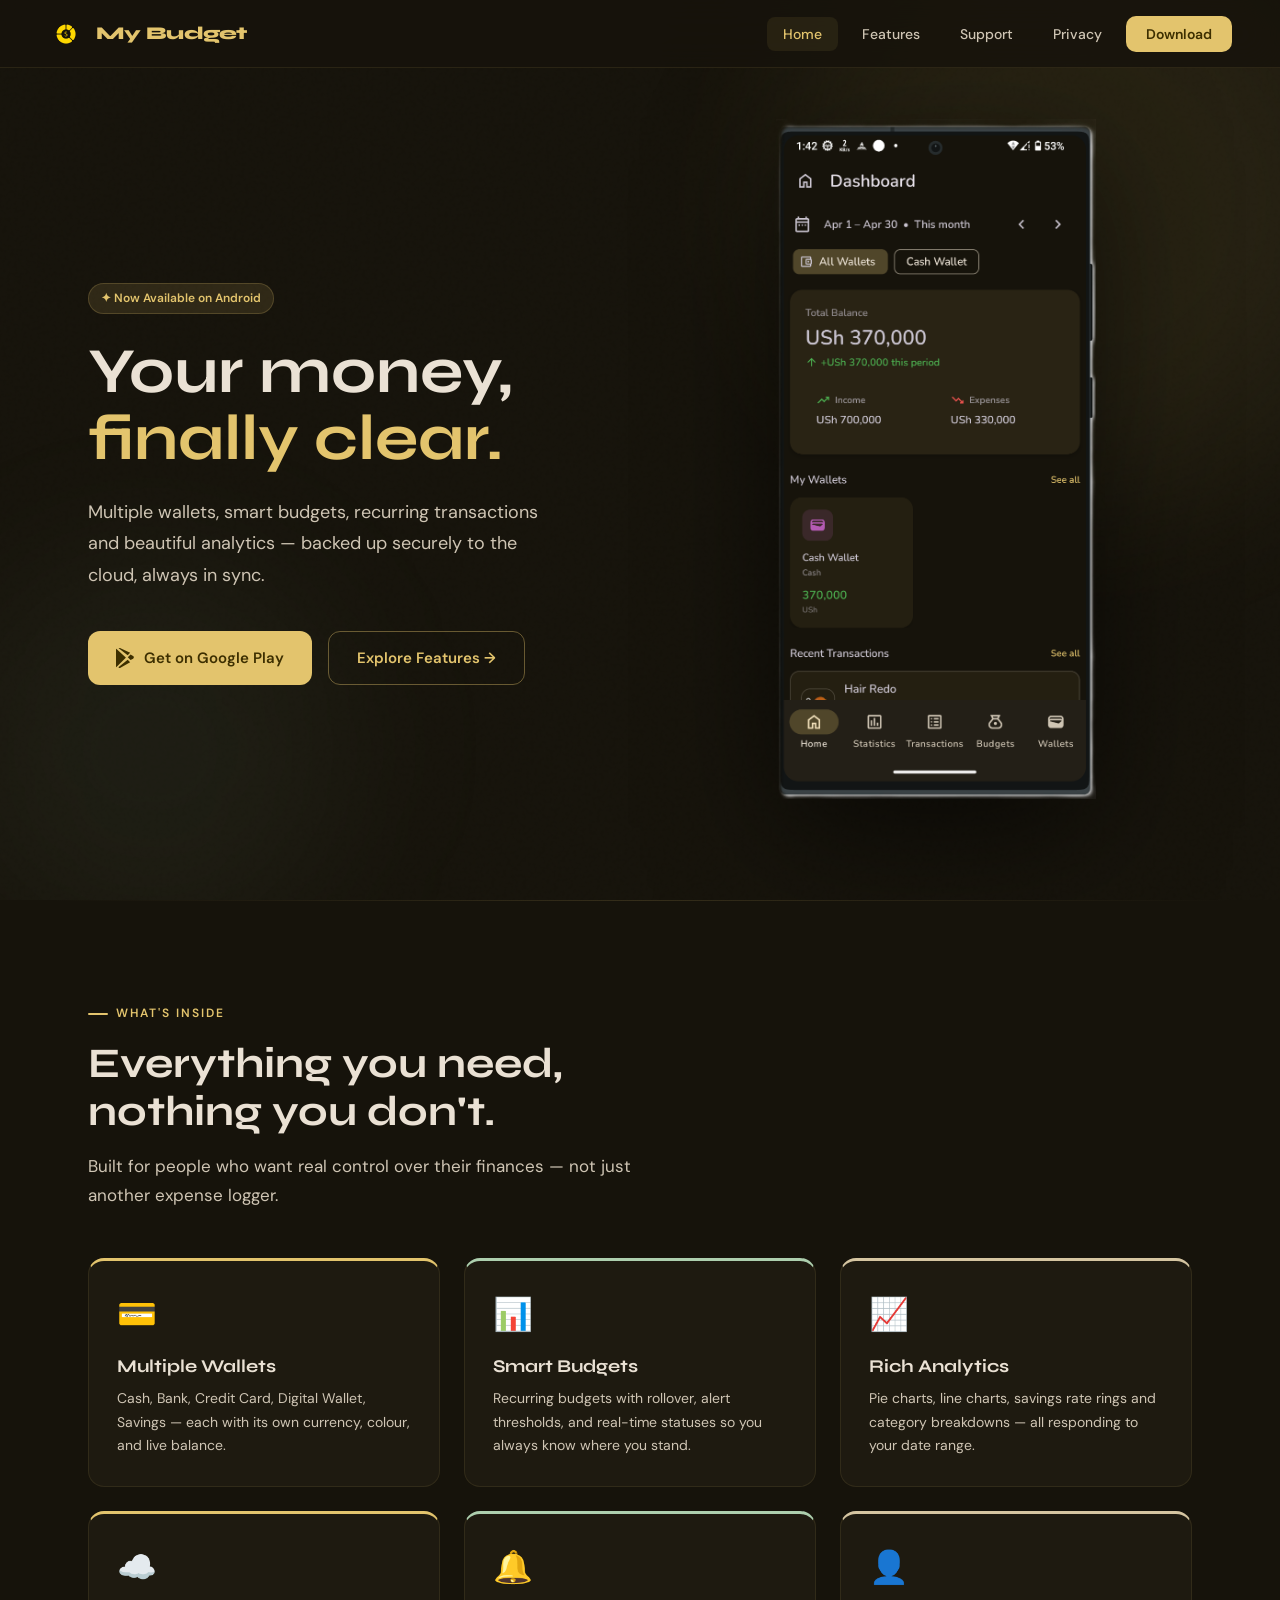
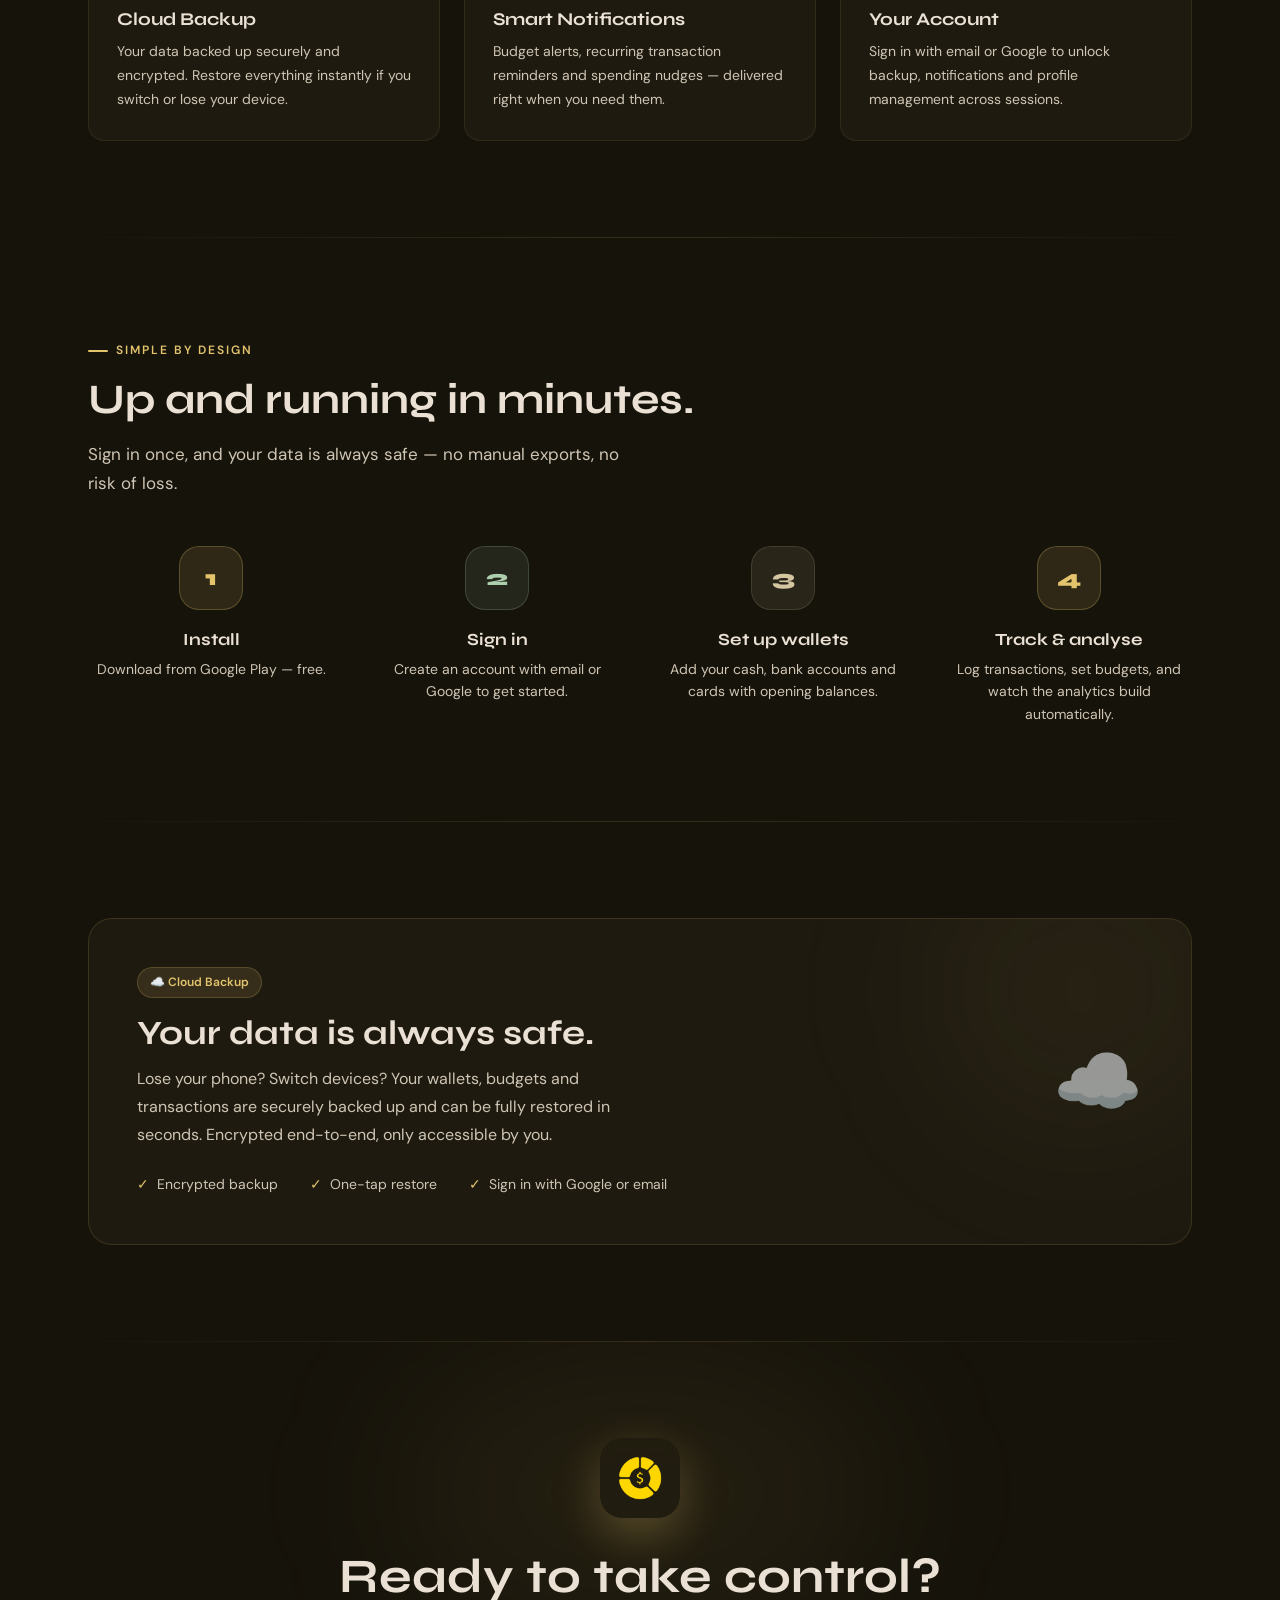
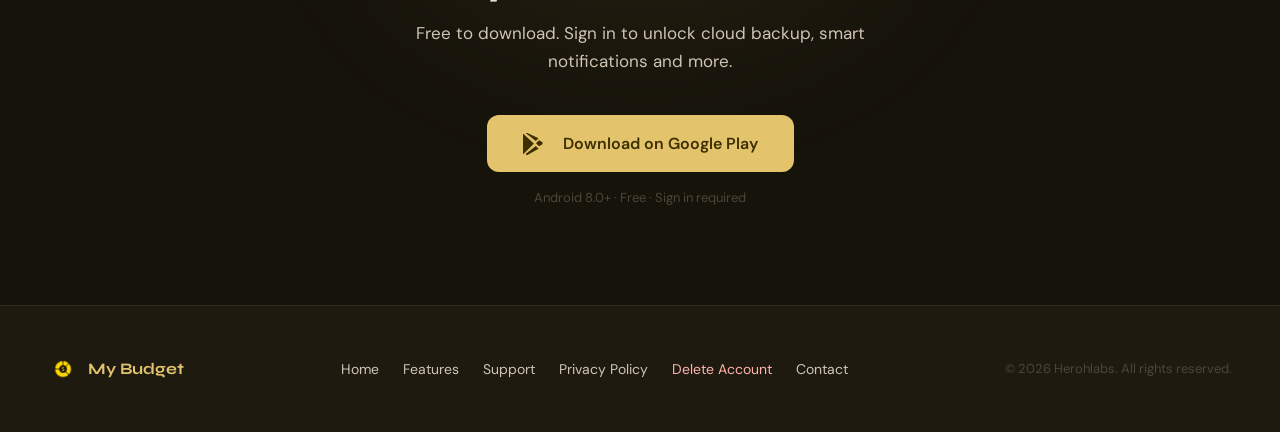
<file: index.html>
<!DOCTYPE html>
<html lang="en">

<head>
    <meta charset="UTF-8" />
    <meta name="viewport" content="width=device-width, initial-scale=1.0" />
    <title>My Budget — Smart Personal Finance</title>
    <meta name="description"
        content="Track expenses, manage wallets, plan budgets and understand your spending with My Budget for Android." />
    <link rel="stylesheet" href="shared.css" />
    <style>
        .hero-grid {
            max-width: 1200px;
            margin: 0 auto;
            padding: 96px 48px;
            display: grid;
            grid-template-columns: 1fr 1fr;
            gap: 80px;
            align-items: center;
            width: 100%;
        }

        .hero-screenshot {
            display: flex;
            justify-content: center;
            align-items: center;
            margin-top: -50px;
        }

        .hero-screenshot img {
            max-width: 88%;
            max-height: 680px;
            object-fit: contain;
            filter: drop-shadow(0 32px 64px rgba(0, 0, 0, 0.6));
        }

        @media (max-width: 768px) {
            .hero-grid {
                grid-template-columns: 1fr;
                padding: 64px 20px 0;
                gap: 40px;
                max-width: 100vw;
                overflow: hidden;
            }

            .hero-screenshot {
                margin-top: 0;
                overflow: hidden;
                border-radius: 16px;
            }

            .hero-screenshot img {
                width: 100%;
                max-height: none;
                object-fit: cover;
                object-position: top;
            }
        }
    </style>

    <!-- ══ SEO ══ -->
    <meta name="author" content="Herohlabs" />
    <meta name="robots" content="index, follow" />
    <meta name="theme-color" content="#E3C46D" />

    <!-- ══ OPEN GRAPH ══ -->
    <meta property="og:type" content="website" />
    <meta property="og:site_name" content="My Budget" />
    <meta property="og:title" content="My Budget — Smart Personal Finance" />
    <meta property="og:description"
        content="Track expenses, manage wallets & budgets — with cloud backup, smart notifications and beautiful analytics. Download My Budget free on Android." />
    <meta property="og:url" content="https://mybudget.heroh.xyz" />
    <meta property="og:image" content="https://mybudget.heroh.xyz/preview.jpg" />
    <meta property="og:image:width" content="1400" />
    <meta property="og:image:height" content="1024" />
    <meta property="og:image:alt" content="My Budget app dashboard screenshot" />

    <!-- ══ TWITTER CARD ══ -->
    <meta name="twitter:card" content="summary_large_image" />
    <meta name="twitter:title" content="My Budget — Smart Personal Finance" />
    <meta name="twitter:description"
        content="Track expenses, manage wallets & budgets — with cloud backup, smart notifications and beautiful analytics. Download My Budget free on Android." />
    <meta name="twitter:image" content="https://mybudget.heroh.xyz/preview.jpg" />
    <meta name="twitter:image:alt" content="My Budget app UI preview" />
</head>

<body>
    <nav id="navbar">
        <a href="index.html" class="nav-logo">
            <img src="logo.png" alt="My Budget Logo">
            <span>My Budget</span>
        </a>
        <ul class="nav-links">
            <li><a href="index.html" id="nav-home">Home</a></li>
            <li><a href="features.html" id="nav-features">Features</a></li>
            <li><a href="support.html" id="nav-support">Support</a></li>
            <li><a href="privacy.html" id="nav-privacy">Privacy</a></li>
            <li><a href="#download" class="nav-cta">Download</a></li>
        </ul>
        <button class="nav-hamburger" id="hamburger" aria-label="Open menu" onclick="toggleDrawer()">
        <span></span><span></span><span></span>
    </button>
</nav>
<div class="nav-drawer" id="nav-drawer">
  <a href="index.html" class="active">Home</a>
  <a href="features.html" class="">Features</a>
  <a href="support.html" class="">Support</a>
  <a href="privacy.html" class="">Privacy</a>
  <a href="delete-account.html" class=" drawer-delete">Delete Account</a>
  <a href="#download" class="drawer-cta">Download</a>
</div>

<script>
  function toggleDrawer() {
    const drawer = document.getElementById('nav-drawer');
    const burger = document.getElementById('hamburger');
    const isOpen = drawer.classList.contains('open');
    drawer.classList.toggle('open', !isOpen);
    burger.classList.toggle('open', !isOpen);
    document.body.style.overflow = isOpen ? '' : 'hidden';
  }
  // Close drawer on outside tap
  document.addEventListener('click', function(e) {
    const drawer = document.getElementById('nav-drawer');
    const burger = document.getElementById('hamburger');
    if (!drawer.contains(e.target) && !burger.contains(e.target) && drawer.classList.contains('open')) {
      drawer.classList.remove('open');
      burger.classList.remove('open');
      document.body.style.overflow = '';
    }
  });
  // Close on nav link click
  document.querySelectorAll('.nav-drawer a').forEach(a => {
    a.addEventListener('click', () => {
      document.getElementById('nav-drawer').classList.remove('open');
      document.getElementById('hamburger').classList.remove('open');
      document.body.style.overflow = '';
    });
  });
</script>

    <!-- ══ HERO ══ -->
    <section style="min-height:100vh;display:flex;align-items:center;position:relative;overflow:hidden;padding-top:68px;">
        <div class="glow" style="width:600px;height:600px;background:rgba(227,196,109,0.08);top:-100px;right:-100px;"></div>
        <div class="glow" style="width:400px;height:400px;background:rgba(173,207,174,0.05);bottom:-50px;left:-50px;"></div>

        <div class="hero-grid">
            <div class="reveal">
                <div class="chip" style="margin-bottom:24px;">&#10022; Now Available on Android</div>
                <h1 style="font-size:clamp(38px,5vw,64px);margin-bottom:24px;line-height:1.05;">
                    Your money,<br /><span style="color:var(--primary);">finally clear.</span>
                </h1>
                <p style="font-size:18px;color:var(--on-surface-variant);max-width:480px;margin-bottom:40px;line-height:1.75;">
                    Multiple wallets, smart budgets, recurring transactions and beautiful analytics &mdash; backed up securely to the cloud, always in sync.
                </p>
                <div style="display:flex;gap:16px;flex-wrap:wrap;">
                    <a href="#download" class="btn btn-primary">
                        <svg width="20" height="20" viewBox="0 0 24 24" fill="currentColor">
                            <path d="M3.18 23.76A1.5 1.5 0 0 0 4.5 24c.28 0 .57-.07.83-.22l11.65-6.6-2.96-2.96-10.84 8.54zM.23 1.01A1.5 1.5 0 0 0 0 1.75v20.5c0 .27.06.52.17.74l.09.13 11.5-11.5v-.27L.32.88l-.09.13zM20.47 9.65l-3.03-1.72-3.28 3.28 3.28 3.28 3.05-1.73a1.75 1.75 0 0 0 0-3.11zM3.18.24l10.84 8.55 2.96-2.96L5.33.23A1.5 1.5 0 0 0 3.18.24z" />
                        </svg>
                        Get on Google Play
                    </a>
                    <a href="features.html" class="btn btn-outline">Explore Features &#8594;</a>
                </div>
            </div>

            <!-- APP SCREENSHOT -->
            <div class="hero-screenshot reveal">
                <img src="screenshot.png" alt="My Budget App Screenshot" />
            </div>
        </div>
    </section>

    <div class="divider"></div>

    <!-- ══ FEATURE HIGHLIGHTS ══ -->
    <section class="section">
        <div class="section-label">What's inside</div>
        <h2 class="section-title">Everything you need,<br />nothing you don't.</h2>
        <p class="section-sub">Built for people who want real control over their finances &mdash; not just another expense logger.</p>

        <div style="display:grid;grid-template-columns:repeat(auto-fit,minmax(280px,1fr));gap:24px;" class="reveal">
            <div class="card" style="border-top:3px solid var(--primary);">
                <div style="font-size:32px;margin-bottom:16px;">&#128179;</div>
                <h3 style="font-size:18px;margin-bottom:10px;color:var(--on-bg);">Multiple Wallets</h3>
                <p style="color:var(--on-surface-variant);font-size:14px;line-height:1.7;">Cash, Bank, Credit Card, Digital Wallet, Savings &mdash; each with its own currency, colour, and live balance.</p>
            </div>
            <div class="card" style="border-top:3px solid var(--tertiary);">
                <div style="font-size:32px;margin-bottom:16px;">&#128202;</div>
                <h3 style="font-size:18px;margin-bottom:10px;color:var(--on-bg);">Smart Budgets</h3>
                <p style="color:var(--on-surface-variant);font-size:14px;line-height:1.7;">Recurring budgets with rollover, alert thresholds, and real-time statuses so you always know where you stand.</p>
            </div>
            <div class="card" style="border-top:3px solid var(--secondary);">
                <div style="font-size:32px;margin-bottom:16px;">&#128200;</div>
                <h3 style="font-size:18px;margin-bottom:10px;color:var(--on-bg);">Rich Analytics</h3>
                <p style="color:var(--on-surface-variant);font-size:14px;line-height:1.7;">Pie charts, line charts, savings rate rings and category breakdowns &mdash; all responding to your date range.</p>
            </div>
            <div class="card" style="border-top:3px solid var(--primary);">
                <div style="font-size:32px;margin-bottom:16px;">&#9729;&#65039;</div>
                <h3 style="font-size:18px;margin-bottom:10px;color:var(--on-bg);">Cloud Backup</h3>
                <p style="color:var(--on-surface-variant);font-size:14px;line-height:1.7;">Your data backed up securely and encrypted. Restore everything instantly if you switch or lose your device.</p>
            </div>
            <div class="card" style="border-top:3px solid var(--tertiary);">
                <div style="font-size:32px;margin-bottom:16px;">&#128276;</div>
                <h3 style="font-size:18px;margin-bottom:10px;color:var(--on-bg);">Smart Notifications</h3>
                <p style="color:var(--on-surface-variant);font-size:14px;line-height:1.7;">Budget alerts, recurring transaction reminders and spending nudges &mdash; delivered right when you need them.</p>
            </div>
            <div class="card" style="border-top:3px solid var(--secondary);">
                <div style="font-size:32px;margin-bottom:16px;">&#128100;</div>
                <h3 style="font-size:18px;margin-bottom:10px;color:var(--on-bg);">Your Account</h3>
                <p style="color:var(--on-surface-variant);font-size:14px;line-height:1.7;">Sign in with email or Google to unlock backup, notifications and profile management across sessions.</p>
            </div>
        </div>
    </section>

    <div class="divider"></div>

    <!-- ══ HOW IT WORKS ══ -->
    <section class="section">
        <div class="section-label">Simple by design</div>
        <h2 class="section-title">Up and running in minutes.</h2>
        <p class="section-sub">Sign in once, and your data is always safe &mdash; no manual exports, no risk of loss.</p>

        <div style="display:grid;grid-template-columns:repeat(auto-fit,minmax(200px,1fr));gap:40px;margin-top:16px;" class="reveal">
            <div style="text-align:center;">
                <div style="width:64px;height:64px;background:rgba(227,196,109,0.12);border:1px solid rgba(227,196,109,0.25);border-radius:20px;display:flex;align-items:center;justify-content:center;font-family:'Syne',sans-serif;font-weight:800;font-size:22px;color:var(--primary);margin:0 auto 20px;">1</div>
                <h3 style="font-size:17px;margin-bottom:8px;color:var(--on-bg);font-family:'Syne',sans-serif;">Install</h3>
                <p style="color:var(--on-surface-variant);font-size:14px;">Download from Google Play — free.</p>
            </div>
            <div style="text-align:center;">
                <div style="width:64px;height:64px;background:rgba(173,207,174,0.1);border:1px solid rgba(173,207,174,0.2);border-radius:20px;display:flex;align-items:center;justify-content:center;font-family:'Syne',sans-serif;font-weight:800;font-size:22px;color:var(--tertiary);margin:0 auto 20px;">2</div>
                <h3 style="font-size:17px;margin-bottom:8px;color:var(--on-bg);font-family:'Syne',sans-serif;">Sign in</h3>
                <p style="color:var(--on-surface-variant);font-size:14px;">Create an account with email or Google to get started.</p>
            </div>
            <div style="text-align:center;">
                <div style="width:64px;height:64px;background:rgba(213,197,161,0.1);border:1px solid rgba(213,197,161,0.15);border-radius:20px;display:flex;align-items:center;justify-content:center;font-family:'Syne',sans-serif;font-weight:800;font-size:22px;color:var(--secondary);margin:0 auto 20px;">3</div>
                <h3 style="font-size:17px;margin-bottom:8px;color:var(--on-bg);font-family:'Syne',sans-serif;">Set up wallets</h3>
                <p style="color:var(--on-surface-variant);font-size:14px;">Add your cash, bank accounts and cards with opening balances.</p>
            </div>
            <div style="text-align:center;">
                <div style="width:64px;height:64px;background:rgba(227,196,109,0.12);border:1px solid rgba(227,196,109,0.25);border-radius:20px;display:flex;align-items:center;justify-content:center;font-family:'Syne',sans-serif;font-weight:800;font-size:22px;color:var(--primary);margin:0 auto 20px;">4</div>
                <h3 style="font-size:17px;margin-bottom:8px;color:var(--on-bg);font-family:'Syne',sans-serif;">Track &amp; analyse</h3>
                <p style="color:var(--on-surface-variant);font-size:14px;">Log transactions, set budgets, and watch the analytics build automatically.</p>
            </div>
        </div>
    </section>

    <div class="divider"></div>

    <!-- ══ CLOUD BACKUP CALLOUT ══ -->
    <section class="section">
        <div style="background:var(--surface);border:1px solid rgba(227,196,109,0.15);border-radius:24px;padding:48px;display:grid;grid-template-columns:1fr auto;gap:40px;align-items:center;position:relative;overflow:hidden;" class="reveal">
            <div class="glow" style="width:300px;height:300px;background:rgba(227,196,109,0.05);top:-80px;right:-40px;"></div>
            <div style="position:relative;z-index:1;">
                <div class="chip" style="margin-bottom:16px;">&#9729;&#65039; Cloud Backup</div>
                <h2 style="font-size:clamp(22px,3vw,34px);margin-bottom:12px;">Your data is always safe.</h2>
                <p style="color:var(--on-surface-variant);font-size:16px;line-height:1.75;max-width:520px;">Lose your phone? Switch devices? Your wallets, budgets and transactions are securely backed up and can be fully restored in seconds. Encrypted end-to-end, only accessible by you.</p>
                <div style="display:flex;gap:32px;margin-top:24px;flex-wrap:wrap;">
                    <div style="display:flex;align-items:center;gap:8px;font-size:14px;color:var(--on-surface-variant);"><span style="color:var(--primary);">&#10003;</span> Encrypted backup</div>
                    <div style="display:flex;align-items:center;gap:8px;font-size:14px;color:var(--on-surface-variant);"><span style="color:var(--primary);">&#10003;</span> One-tap restore</div>
                    <div style="display:flex;align-items:center;gap:8px;font-size:14px;color:var(--on-surface-variant);"><span style="color:var(--primary);">&#10003;</span> Sign in with Google or email</div>
                </div>
            </div>
            <div style="font-size:72px;position:relative;z-index:1;opacity:0.6;">&#9729;&#65039;</div>
        </div>
    </section>

    <div class="divider"></div>

    <!-- ══ DOWNLOAD CTA ══ -->
    <section id="download" class="section" style="text-align:center;">
        <div class="glow" style="width:500px;height:300px;background:rgba(227,196,109,0.06);top:0;left:50%;transform:translateX(-50%);"></div>
        <div class="reveal" style="position:relative;z-index:1;">
            <img src="logo.png" alt="My Budget" style="width:80px;height:80px;border-radius:22px;margin-bottom:24px;box-shadow:0 16px 48px rgba(227,196,109,0.3);">
            <h2 style="font-size:clamp(28px,4vw,48px);margin-bottom:16px;">Ready to take control?</h2>
            <p style="color:var(--on-surface-variant);font-size:17px;max-width:480px;margin:0 auto 40px;">Free to download. Sign in to unlock cloud backup, smart notifications and more.</p>
            <a href="#" class="btn btn-primary" style="font-size:16px;padding:16px 36px;display:inline-flex;">
                <svg width="22" height="22" viewBox="0 0 24 24" fill="currentColor" style="margin-right:10px;">
                    <path d="M3.18 23.76A1.5 1.5 0 0 0 4.5 24c.28 0 .57-.07.83-.22l11.65-6.6-2.96-2.96-10.84 8.54zM.23 1.01A1.5 1.5 0 0 0 0 1.75v20.5c0 .27.06.52.17.74l.09.13 11.5-11.5v-.27L.32.88l-.09.13zM20.47 9.65l-3.03-1.72-3.28 3.28 3.28 3.28 3.05-1.73a1.75 1.75 0 0 0 0-3.11zM3.18.24l10.84 8.55 2.96-2.96L5.33.23A1.5 1.5 0 0 0 3.18.24z" />
                </svg>
                Download on Google Play
            </a>
            <p style="margin-top:16px;font-size:13px;color:var(--surface-variant);">Android 8.0+ &middot; Free &middot; Sign in required</p>
        </div>
    </section>

    <footer>
        <div class="footer-inner">
            <a href="index.html" class="footer-logo">
                <img src="logo.png" alt="My Budget" />
                <span>My Budget</span>
            </a>
            <ul class="footer-links">
                <li><a href="index.html">Home</a></li>
                <li><a href="features.html">Features</a></li>
                <li><a href="support.html">Support</a></li>
                <li><a href="privacy.html">Privacy Policy</a></li>
                <li><a href="delete-account.html" style="color:var(--error);">Delete Account</a></li>
                <li><a href="mailto:herohlabs@gmail.com">Contact</a></li>
            </ul>
            <p class="footer-copy">&copy; 2026 Herohlabs. All rights reserved.</p>
        </div>
    </footer>

    <!-- ── DELETION SUCCESS TOAST ── -->
    <div id="deleted-toast" style="position:fixed;top:84px;left:50%;transform:translateX(-50%);z-index:999;background:var(--surface);border:1px solid rgba(173,207,174,0.3);border-left:4px solid var(--tertiary);border-radius:14px;padding:14px 20px;display:none;align-items:center;gap:12px;min-width:300px;max-width:90vw;box-shadow:0 16px 48px rgba(0,0,0,0.5);">
        <span style="font-size:20px;color:var(--tertiary);">&#10003;</span>
        <div>
            <div style="font-size:14px;font-weight:600;color:var(--tertiary);">Account deleted</div>
            <div style="font-size:12px;color:var(--on-surface-variant);margin-top:2px;">Your account and all associated data have been permanently removed.</div>
        </div>
        <button onclick="this.parentElement.style.display='none'" style="background:none;border:none;color:var(--surface-variant);font-size:20px;cursor:pointer;margin-left:auto;line-height:1;padding:0 4px;">&#215;</button>
    </div>

    <style>
        @keyframes toastIn  { from { opacity:0; transform:translateX(-50%) translateY(-14px); } to { opacity:1; transform:translateX(-50%) translateY(0); } }
        @keyframes toastOut { to   { opacity:0; transform:translateX(-50%) translateY(-10px); } }
    </style>

    <script>
        const observer = new IntersectionObserver((entries) => {
            entries.forEach(e => { if (e.isIntersecting) e.target.classList.add('visible'); });
        }, { threshold: 0.1 });
        document.querySelectorAll('.reveal').forEach(el => observer.observe(el));
        document.getElementById('nav-home').classList.add('active');

        // Show success toast if redirected from delete-account page
        if (new URLSearchParams(window.location.search).get('deleted') === '1') {
            const toast = document.getElementById('deleted-toast');
            toast.style.display = 'flex';
            toast.style.animation = 'toastIn 0.4s ease forwards';
            history.replaceState(null, '', window.location.pathname);
            setTimeout(() => {
                toast.style.animation = 'toastOut 0.3s ease forwards';
                setTimeout(() => toast.style.display = 'none', 300);
            }, 6000);
        }
    </script>
</body>
</html>
</file>
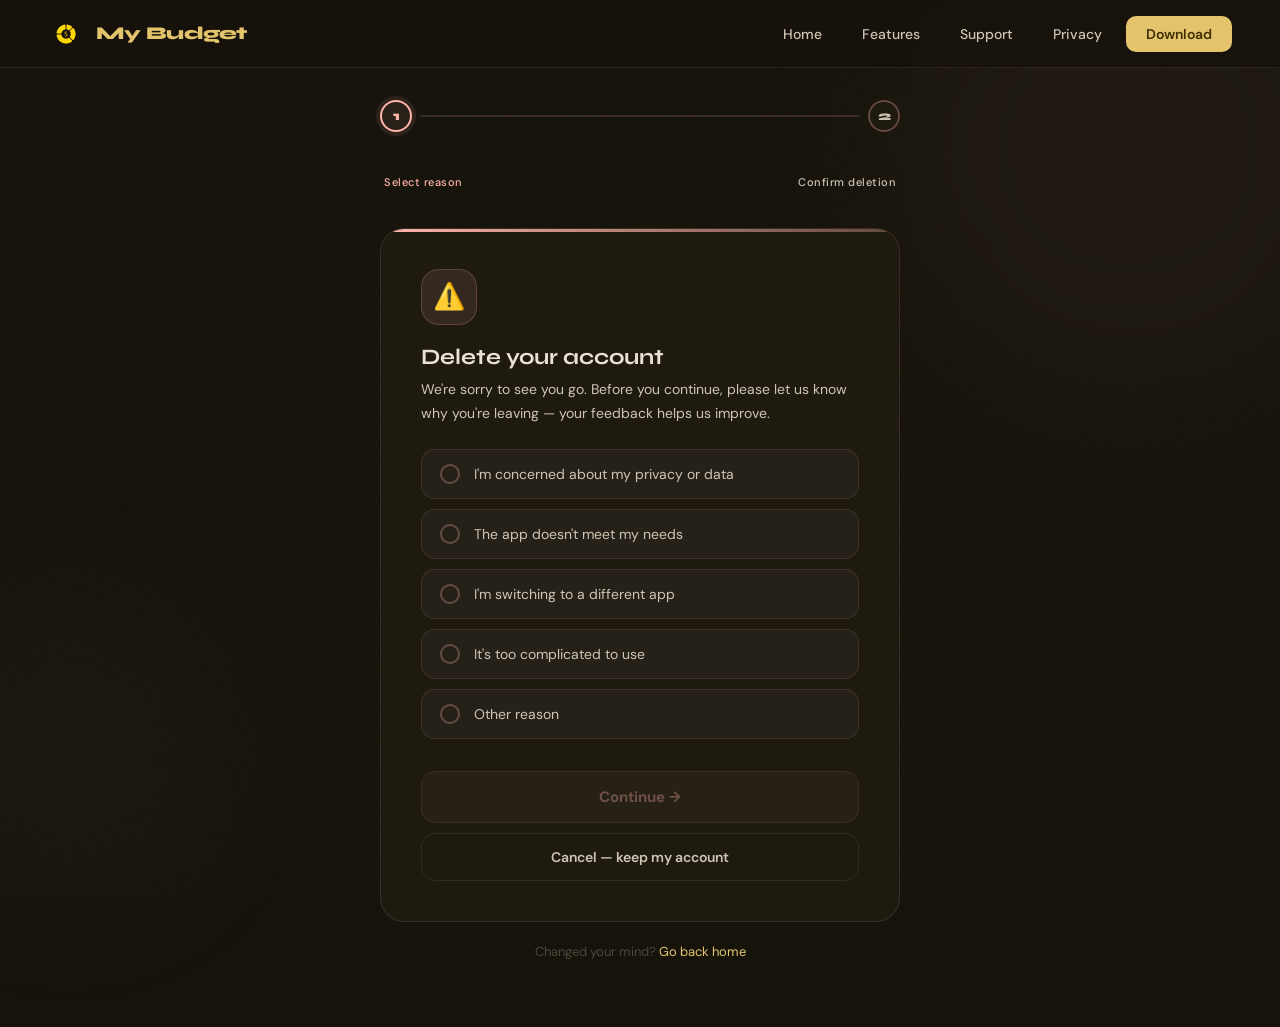
<file: delete-account.html>
<!DOCTYPE html>
<html lang="en">
<head>
  <meta charset="UTF-8"/>
  <meta name="viewport" content="width=device-width, initial-scale=1.0"/>
  <title>Delete Account — My Budget</title>
  <link rel="stylesheet" href="shared.css"/>
  <style>
    /* ── PAGE LAYOUT ── */
    .page-wrap {
      min-height: 100vh;
      display: flex;
      align-items: center;
      justify-content: center;
      padding: 100px 24px 64px;
      position: relative;
    }

    .card-shell {
      width: 100%;
      max-width: 520px;
      position: relative;
      z-index: 1;
    }

    /* ── STEP INDICATOR ── */
    .steps {
      display: flex;
      align-items: center;
      gap: 0;
      margin-bottom: 36px;
    }

    .step-dot {
      width: 32px;
      height: 32px;
      border-radius: 50%;
      display: flex;
      align-items: center;
      justify-content: center;
      font-family: 'Syne', sans-serif;
      font-weight: 800;
      font-size: 13px;
      border: 2px solid rgba(255,180,171,0.3);
      color: var(--on-surface-variant);
      background: var(--surface);
      transition: all 0.35s ease;
      flex-shrink: 0;
    }

    .step-dot.active {
      border-color: var(--error);
      color: var(--error);
      background: rgba(255,180,171,0.08);
      box-shadow: 0 0 0 4px rgba(255,180,171,0.1);
    }

    .step-dot.done {
      border-color: var(--error);
      background: var(--error);
      color: #3D0A00;
    }

    .step-line {
      flex: 1;
      height: 2px;
      background: rgba(255,180,171,0.15);
      margin: 0 8px;
      border-radius: 2px;
      transition: background 0.35s ease;
    }

    .step-line.done { background: rgba(255,180,171,0.5); }

    .step-label {
      font-size: 11px;
      color: var(--on-surface-variant);
      margin-top: 6px;
      text-align: center;
      font-weight: 500;
      letter-spacing: 0.5px;
    }

    .steps-wrapper {
      margin-bottom: 36px;
    }

    .steps-labels {
      display: flex;
      justify-content: space-between;
      margin-top: 8px;
      padding: 0 4px;
    }

    /* ── CARD ── */
    .delete-card {
      background: var(--surface);
      border: 1px solid rgba(255,180,171,0.12);
      border-radius: 24px;
      padding: 40px;
      position: relative;
      overflow: hidden;
    }

    .delete-card::before {
      content: '';
      position: absolute;
      top: 0; left: 0; right: 0;
      height: 3px;
      background: linear-gradient(90deg, var(--error), rgba(255,180,171,0.3));
      border-radius: 24px 24px 0 0;
    }

    /* ── WARNING ICON ── */
    .warn-icon {
      width: 56px;
      height: 56px;
      border-radius: 18px;
      background: rgba(255,180,171,0.1);
      border: 1px solid rgba(255,180,171,0.2);
      display: flex;
      align-items: center;
      justify-content: center;
      font-size: 26px;
      margin-bottom: 20px;
    }

    /* ── REASON OPTIONS ── */
    .reason-list {
      display: flex;
      flex-direction: column;
      gap: 10px;
      margin: 24px 0;
    }

    .reason-option {
      display: flex;
      align-items: center;
      gap: 14px;
      padding: 14px 18px;
      border-radius: 14px;
      border: 1.5px solid rgba(255,180,171,0.12);
      background: var(--surface-2);
      cursor: pointer;
      transition: all 0.2s ease;
      user-select: none;
    }

    .reason-option:hover {
      border-color: rgba(255,180,171,0.3);
      background: rgba(255,180,171,0.05);
    }

    .reason-option.selected {
      border-color: var(--error);
      background: rgba(255,180,171,0.08);
    }

    .reason-radio {
      width: 20px;
      height: 20px;
      border-radius: 50%;
      border: 2px solid rgba(255,180,171,0.3);
      display: flex;
      align-items: center;
      justify-content: center;
      flex-shrink: 0;
      transition: all 0.2s ease;
    }

    .reason-option.selected .reason-radio {
      border-color: var(--error);
      background: var(--error);
    }

    .reason-option.selected .reason-radio::after {
      content: '';
      width: 8px;
      height: 8px;
      border-radius: 50%;
      background: #3D0A00;
    }

    .reason-text {
      font-size: 14px;
      color: var(--on-surface-variant);
      line-height: 1.4;
    }

    .reason-option.selected .reason-text {
      color: var(--on-bg);
    }

    /* ── CONSEQUENCES LIST ── */
    .consequences {
      background: rgba(255,180,171,0.05);
      border: 1px solid rgba(255,180,171,0.12);
      border-radius: 14px;
      padding: 16px 20px;
      margin: 20px 0;
      display: flex;
      flex-direction: column;
      gap: 8px;
    }

    .consequence-item {
      display: flex;
      gap: 10px;
      align-items: flex-start;
      font-size: 13px;
      color: var(--on-surface-variant);
      line-height: 1.5;
    }

    .consequence-item span:first-child {
      color: var(--error);
      flex-shrink: 0;
      margin-top: 1px;
    }

    /* ── INPUT ── */
    .input-group {
      margin: 20px 0;
    }

    .input-label {
      font-size: 13px;
      font-weight: 600;
      color: var(--on-surface-variant);
      margin-bottom: 8px;
      display: block;
    }

    .input-field {
      width: 100%;
      background: var(--surface-2);
      border: 1.5px solid rgba(255,180,171,0.15);
      border-radius: 12px;
      padding: 14px 16px;
      font-family: 'DM Sans', sans-serif;
      font-size: 15px;
      color: var(--on-bg);
      outline: none;
      transition: border-color 0.2s ease;
    }

    .input-field::placeholder {
      color: var(--surface-variant);
    }

    .input-field:focus {
      border-color: var(--error);
    }

    .input-field.error-state {
      border-color: var(--error);
      background: rgba(255,180,171,0.04);
    }

    .input-hint {
      font-size: 12px;
      color: var(--on-surface-variant);
      margin-top: 6px;
    }

    .input-hint.error-msg {
      color: var(--error);
    }

    /* ── BUTTONS ── */
    .btn-delete {
      width: 100%;
      padding: 15px;
      border-radius: 14px;
      background: var(--error);
      color: #3D0A00;
      font-family: 'DM Sans', sans-serif;
      font-weight: 700;
      font-size: 15px;
      border: none;
      cursor: pointer;
      transition: all 0.25s ease;
      display: flex;
      align-items: center;
      justify-content: center;
      gap: 8px;
      margin-top: 8px;
    }

    .btn-delete:hover:not(:disabled) {
      background: #ffc8c0;
      transform: translateY(-1px);
      box-shadow: 0 8px 24px rgba(255,180,171,0.25);
    }

    .btn-delete:disabled {
      opacity: 0.4;
      cursor: not-allowed;
      transform: none;
    }

    .btn-back {
      width: 100%;
      padding: 14px;
      border-radius: 14px;
      background: transparent;
      color: var(--on-surface-variant);
      font-family: 'DM Sans', sans-serif;
      font-weight: 600;
      font-size: 14px;
      border: 1.5px solid rgba(255,255,255,0.08);
      cursor: pointer;
      transition: all 0.2s ease;
      margin-top: 10px;
    }

    .btn-back:hover {
      border-color: rgba(255,255,255,0.15);
      color: var(--on-bg);
    }

    .btn-next {
      width: 100%;
      padding: 15px;
      border-radius: 14px;
      background: rgba(255,180,171,0.12);
      color: var(--error);
      font-family: 'DM Sans', sans-serif;
      font-weight: 700;
      font-size: 15px;
      border: 1.5px solid rgba(255,180,171,0.25);
      cursor: pointer;
      transition: all 0.25s ease;
      margin-top: 8px;
    }

    .btn-next:hover:not(:disabled) {
      background: rgba(255,180,171,0.18);
      border-color: var(--error);
    }

    .btn-next:disabled {
      opacity: 0.35;
      cursor: not-allowed;
    }

    /* ── STEP PANELS ── */
    .step-panel {
      display: none;
      animation: fadeSlide 0.3s ease;
    }

    .step-panel.active {
      display: block;
    }

    @keyframes fadeSlide {
      from { opacity: 0; transform: translateX(16px); }
      to   { opacity: 1; transform: translateX(0); }
    }

    .step-panel.back-anim {
      animation: fadeSlideBack 0.3s ease;
    }

    @keyframes fadeSlideBack {
      from { opacity: 0; transform: translateX(-16px); }
      to   { opacity: 1; transform: translateX(0); }
    }

    /* ── SUCCESS STATE (on index.html redirect) ── */
    /* handled via URL param on index.html */

    /* ── MOBILE ── */
    @media (max-width: 480px) {
      .delete-card { padding: 28px 20px; }
      .page-wrap { padding: 88px 16px 48px; }
    }
  </style>
</head>
<body>

<nav id="navbar">
  <a href="index.html" class="nav-logo">
    <img src="logo.png" alt="My Budget Logo">
    <span>My Budget</span>
  </a>
  <ul class="nav-links">
    <li><a href="index.html" id="nav-home">Home</a></li>
    <li><a href="features.html" id="nav-features">Features</a></li>
    <li><a href="support.html" id="nav-support">Support</a></li>
    <li><a href="privacy.html" id="nav-privacy">Privacy</a></li>
    <li><a href="#download" class="nav-cta">Download</a></li>
  </ul>
    <button class="nav-hamburger" id="hamburger" aria-label="Open menu" onclick="toggleDrawer()">
        <span></span><span></span><span></span>
    </button>
</nav>
<div class="nav-drawer" id="nav-drawer">
  <a href="index.html" class="">Home</a>
  <a href="features.html" class="">Features</a>
  <a href="support.html" class="">Support</a>
  <a href="privacy.html" class="">Privacy</a>
  <a href="delete-account.html" class="active drawer-delete">Delete Account</a>
  <a href="#download" class="drawer-cta">Download</a>
</div>

<script>
  function toggleDrawer() {
    const drawer = document.getElementById('nav-drawer');
    const burger = document.getElementById('hamburger');
    const isOpen = drawer.classList.contains('open');
    drawer.classList.toggle('open', !isOpen);
    burger.classList.toggle('open', !isOpen);
    document.body.style.overflow = isOpen ? '' : 'hidden';
  }
  // Close drawer on outside tap
  document.addEventListener('click', function(e) {
    const drawer = document.getElementById('nav-drawer');
    const burger = document.getElementById('hamburger');
    if (!drawer.contains(e.target) && !burger.contains(e.target) && drawer.classList.contains('open')) {
      drawer.classList.remove('open');
      burger.classList.remove('open');
      document.body.style.overflow = '';
    }
  });
  // Close on nav link click
  document.querySelectorAll('.nav-drawer a').forEach(a => {
    a.addEventListener('click', () => {
      document.getElementById('nav-drawer').classList.remove('open');
      document.getElementById('hamburger').classList.remove('open');
      document.body.style.overflow = '';
    });
  });
</script>

<!-- Background glows -->
<div class="glow" style="width:500px;height:500px;background:rgba(255,180,171,0.04);top:-100px;right:-100px;pointer-events:none;position:fixed;z-index:0;border-radius:50%;filter:blur(80px);"></div>
<div class="glow" style="width:300px;height:300px;background:rgba(255,180,171,0.03);bottom:0;left:-80px;pointer-events:none;position:fixed;z-index:0;border-radius:50%;filter:blur(80px);"></div>

<div class="page-wrap">
  <div class="card-shell">

    <!-- ── STEP INDICATOR ── -->
    <div class="steps-wrapper">
      <div class="steps">
        <div class="step-dot active" id="dot-1">1</div>
        <div class="step-line" id="line-1"></div>
        <div class="step-dot" id="dot-2">2</div>
      </div>
      <div class="steps-labels">
        <span class="step-label" style="color:var(--error);">Select reason</span>
        <span class="step-label" id="label-2">Confirm deletion</span>
      </div>
    </div>

    <div class="delete-card">

      <!-- ══ STEP 1: REASON SELECTION ══ -->
      <div class="step-panel active" id="step-1">
        <div class="warn-icon">&#9888;&#65039;</div>
        <h1 style="font-size:22px;font-family:'Syne',sans-serif;margin-bottom:8px;color:var(--on-bg);">Delete your account</h1>
        <p style="font-size:14px;color:var(--on-surface-variant);line-height:1.7;">We're sorry to see you go. Before you continue, please let us know why you're leaving — your feedback helps us improve.</p>

        <div class="reason-list" id="reason-list">
          <div class="reason-option" onclick="selectReason(this, 'privacy')">
            <div class="reason-radio"></div>
            <span class="reason-text">I'm concerned about my privacy or data</span>
          </div>
          <div class="reason-option" onclick="selectReason(this, 'not-useful')">
            <div class="reason-radio"></div>
            <span class="reason-text">The app doesn't meet my needs</span>
          </div>
          <div class="reason-option" onclick="selectReason(this, 'switching')">
            <div class="reason-radio"></div>
            <span class="reason-text">I'm switching to a different app</span>
          </div>
          <div class="reason-option" onclick="selectReason(this, 'too-complex')">
            <div class="reason-radio"></div>
            <span class="reason-text">It's too complicated to use</span>
          </div>
          <div class="reason-option" onclick="selectReason(this, 'other')">
            <div class="reason-radio"></div>
            <span class="reason-text">Other reason</span>
          </div>
        </div>

        <button class="btn-next" id="btn-next" disabled onclick="goToStep2()">
          Continue &#8594;
        </button>
        <button class="btn-back" onclick="window.location.href='index.html'">
          Cancel — keep my account
        </button>
      </div>

      <!-- ══ STEP 2: EMAIL CONFIRMATION ══ -->
      <div class="step-panel" id="step-2">
        <div class="warn-icon">&#128274;</div>
        <h1 style="font-size:22px;font-family:'Syne',sans-serif;margin-bottom:8px;color:var(--on-bg);">Confirm deletion</h1>
        <p style="font-size:14px;color:var(--on-surface-variant);line-height:1.7;">This action is <strong style="color:var(--error);">permanent and cannot be undone.</strong> The following will be deleted immediately:</p>

        <div class="consequences">
          <div class="consequence-item"><span>&#215;</span><span>Your account and login credentials</span></div>
          <div class="consequence-item"><span>&#215;</span><span>All cloud-backed transactions, wallets and budgets</span></div>
          <div class="consequence-item"><span>&#215;</span><span>Your notification preferences and profile data</span></div>
          <div class="consequence-item"><span>&#215;</span><span>Any active backup — this cannot be restored</span></div>
        </div>

        <div class="input-group">
          <label class="input-label" for="email-input">Type your email address to confirm</label>
          <input
            class="input-field"
            id="email-input"
            type="email"
            placeholder="you@example.com"
            autocomplete="email"
            oninput="onEmailInput(this)"
          />
          <p class="input-hint" id="email-hint">Enter the email linked to your My Budget account.</p>
        </div>

        <button class="btn-delete" id="btn-delete" disabled onclick="submitDeletion()">
          &#128465;&#65038; Permanently Delete My Account
        </button>
        <button class="btn-back" onclick="goToStep1()">
          &#8592; Go back
        </button>
      </div>

    </div><!-- /delete-card -->

    <p style="text-align:center;font-size:13px;color:var(--surface-variant);margin-top:20px;">
      Changed your mind? <a href="index.html" style="color:var(--primary);text-decoration:none;">Go back home</a>
    </p>

  </div><!-- /card-shell -->
</div><!-- /page-wrap -->

<script>
  let selectedReason = null;

  function selectReason(el, value) {
    document.querySelectorAll('.reason-option').forEach(o => o.classList.remove('selected'));
    el.classList.add('selected');
    selectedReason = value;
    document.getElementById('btn-next').disabled = false;
  }

  function goToStep2() {
    if (!selectedReason) return;

    const s1 = document.getElementById('step-1');
    const s2 = document.getElementById('step-2');

    s1.classList.remove('active');
    s2.classList.add('active');
    s2.classList.remove('back-anim');

    // Update step indicators
    document.getElementById('dot-1').classList.remove('active');
    document.getElementById('dot-1').classList.add('done');
    document.getElementById('dot-1').innerHTML = '&#10003;';
    document.getElementById('line-1').classList.add('done');
    document.getElementById('dot-2').classList.add('active');
    document.getElementById('label-2').style.color = 'var(--error)';
  }

  function goToStep1() {
    const s1 = document.getElementById('step-1');
    const s2 = document.getElementById('step-2');

    s2.classList.remove('active');
    s1.classList.add('active');
    s1.classList.add('back-anim');
    setTimeout(() => s1.classList.remove('back-anim'), 350);

    // Reset step indicators
    document.getElementById('dot-1').classList.add('active');
    document.getElementById('dot-1').classList.remove('done');
    document.getElementById('dot-1').innerHTML = '1';
    document.getElementById('line-1').classList.remove('done');
    document.getElementById('dot-2').classList.remove('active');
    document.getElementById('label-2').style.color = '';

    // Reset email input
    const inp = document.getElementById('email-input');
    inp.value = '';
    inp.classList.remove('error-state');
    document.getElementById('email-hint').textContent = 'Enter the email linked to your My Budget account.';
    document.getElementById('email-hint').classList.remove('error-msg');
    document.getElementById('btn-delete').disabled = true;
  }

  function onEmailInput(inp) {
    const val = inp.value.trim();
    const valid = /^[^\s@]+@[^\s@]+\.[^\s@]+$/.test(val);
    document.getElementById('btn-delete').disabled = !valid;

    if (val.length > 0 && !valid) {
      inp.classList.add('error-state');
      document.getElementById('email-hint').textContent = 'Please enter a valid email address.';
      document.getElementById('email-hint').classList.add('error-msg');
    } else {
      inp.classList.remove('error-state');
      document.getElementById('email-hint').textContent = 'Enter the email linked to your My Budget account.';
      document.getElementById('email-hint').classList.remove('error-msg');
    }
  }

  function submitDeletion() {
    const btn = document.getElementById('btn-delete');
    btn.disabled = true;
    btn.innerHTML = '<span style="display:inline-block;animation:spin 0.8s linear infinite;">&#8635;</span> &nbsp;Deleting…';

    // Simulate deletion request — replace with your real API call
    setTimeout(() => {
      window.location.href = 'index.html?deleted=1';
    }, 1800);
  }

  // Spin animation for loading state
  const style = document.createElement('style');
  style.textContent = '@keyframes spin { to { transform: rotate(360deg); } }';
  document.head.appendChild(style);
</script>

</body>
</html>
</file>
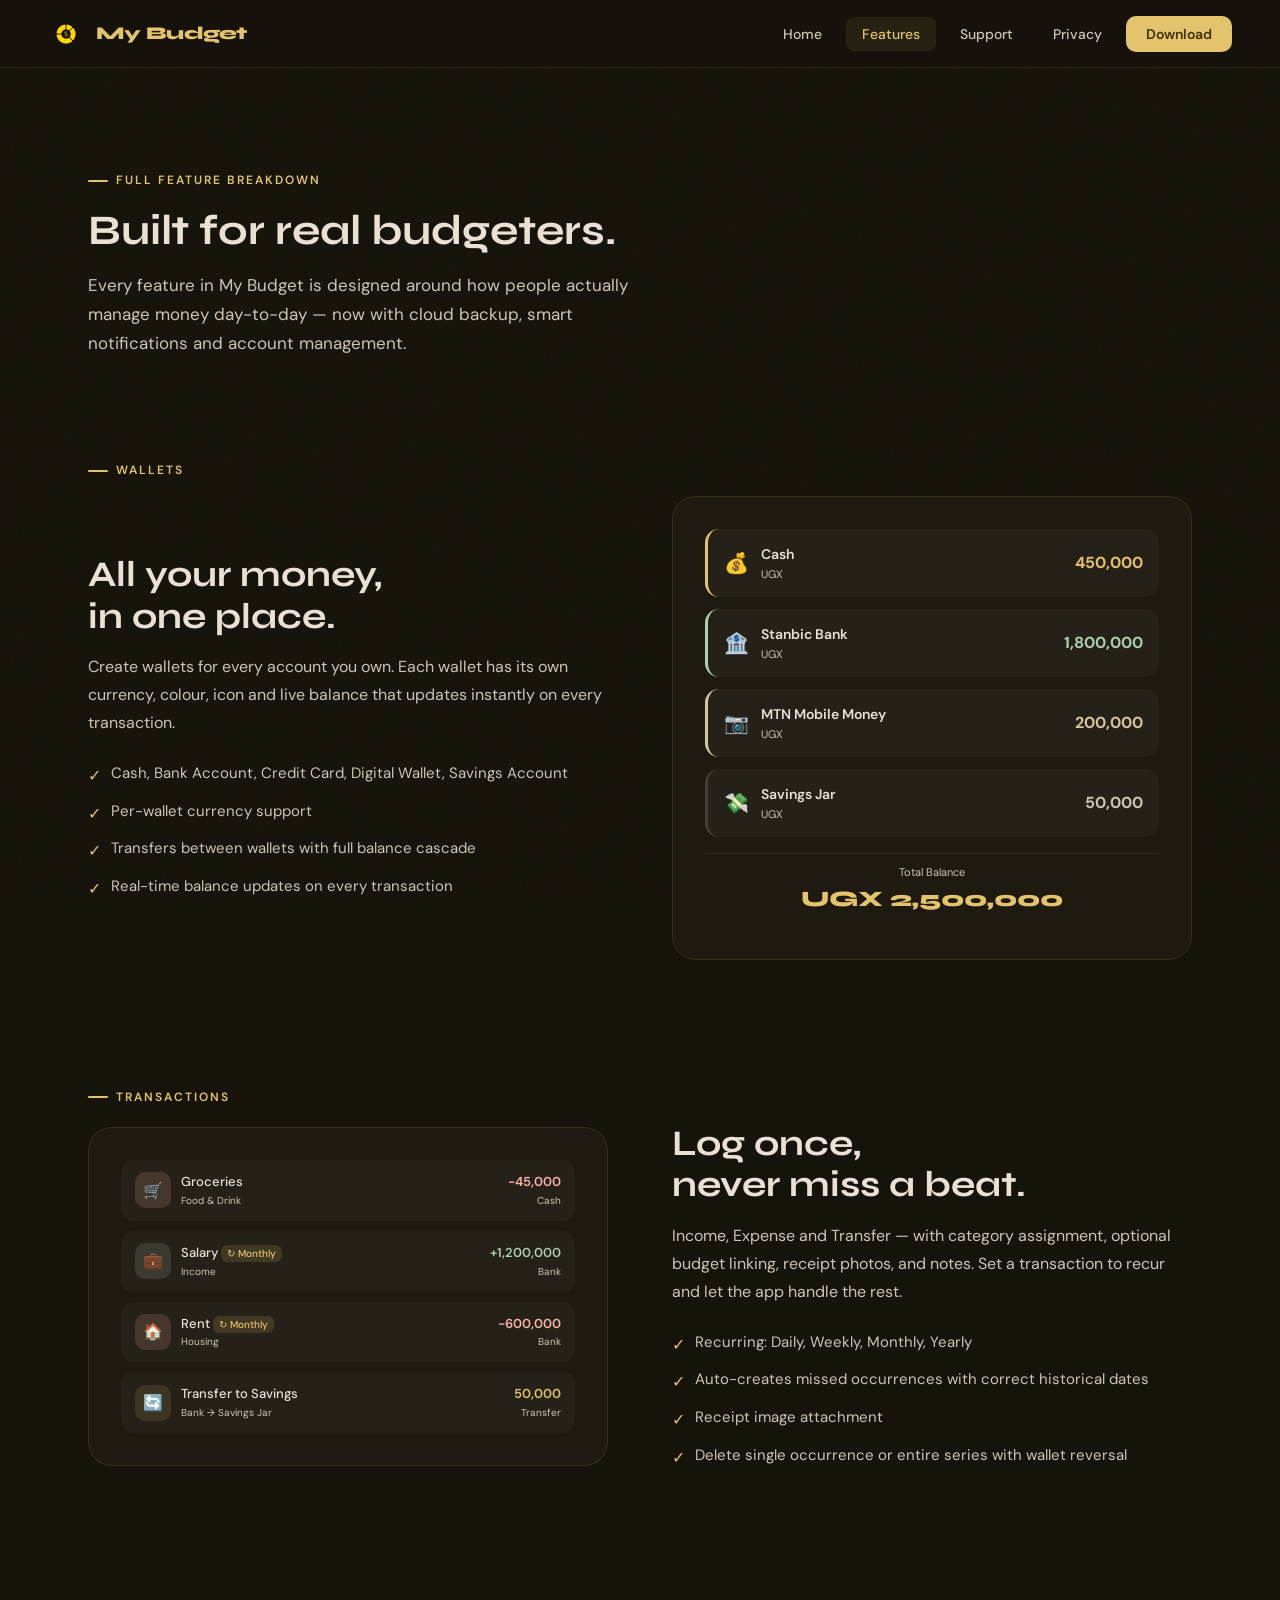
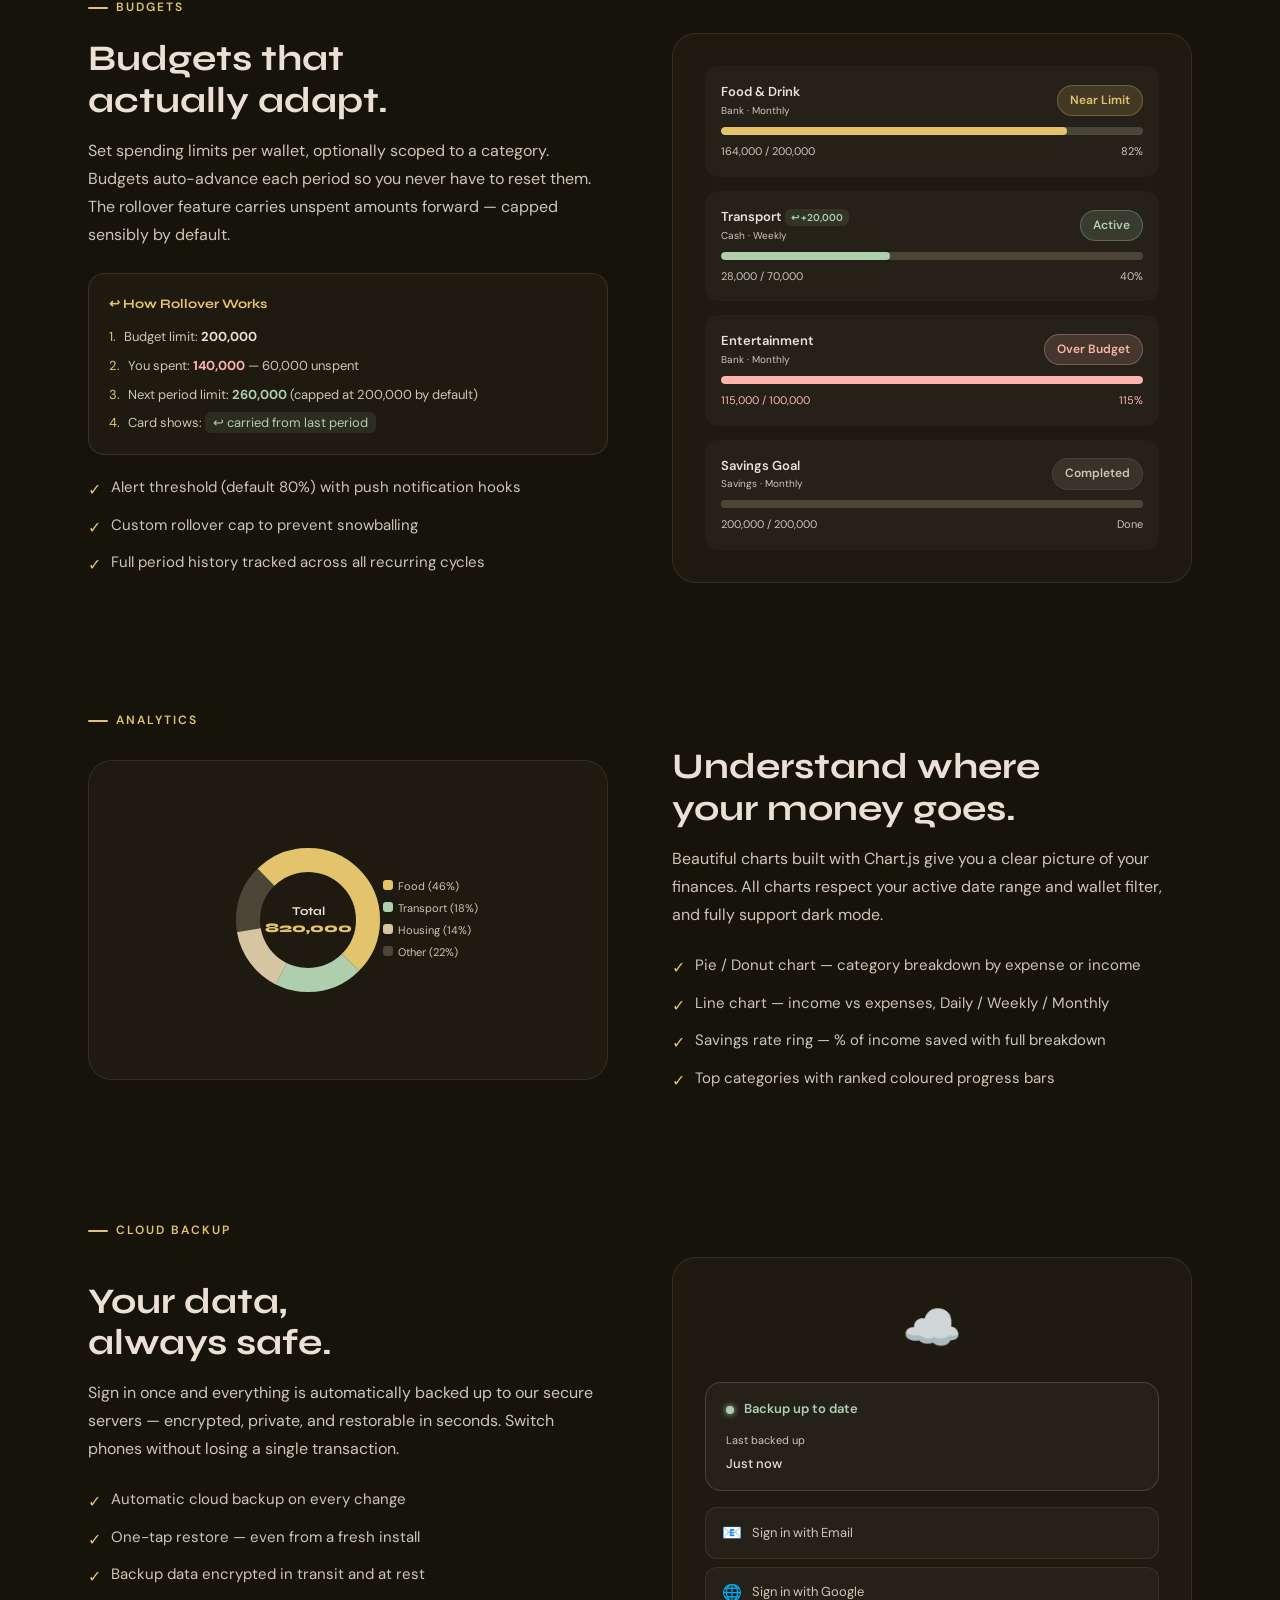
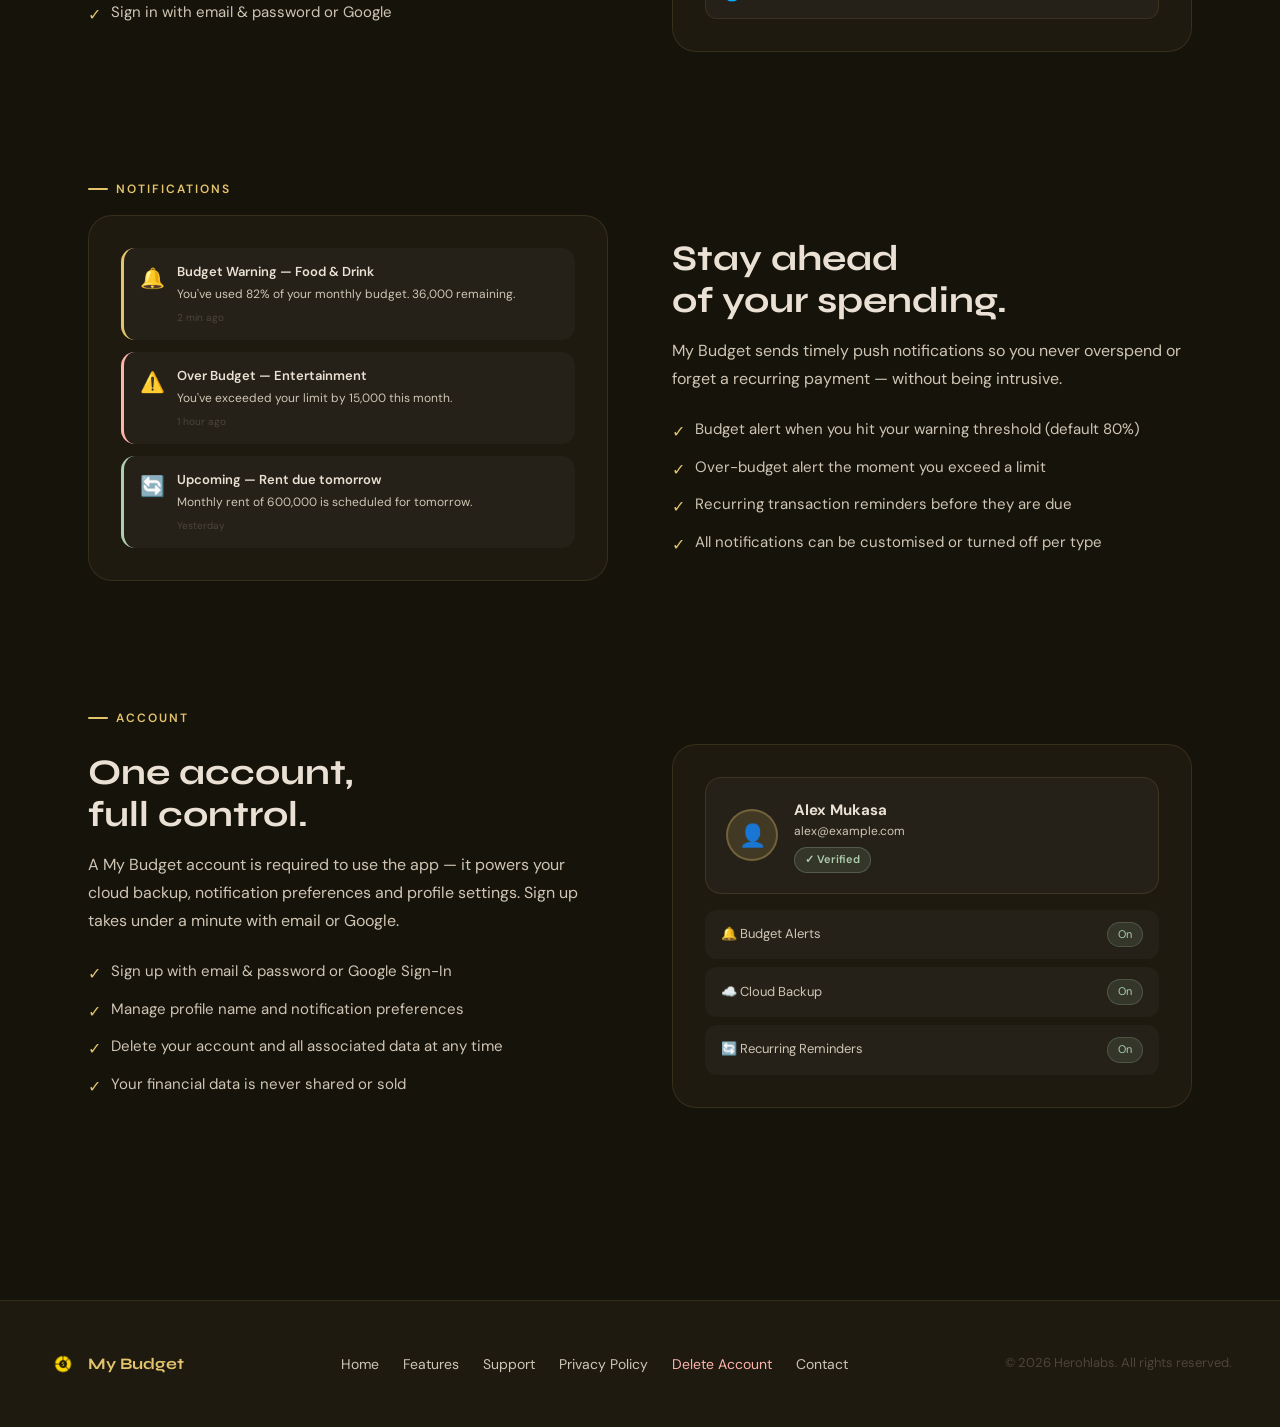
<file: features.html>
<!DOCTYPE html>
<html lang="en">
<head>
  <meta charset="UTF-8"/>
  <meta name="viewport" content="width=device-width, initial-scale=1.0"/>
  <title>Features — My Budget</title>
  <link rel="stylesheet" href="shared.css"/>
  <style>
    .feature-block { display:grid; grid-template-columns:1fr 1fr; gap:64px; align-items:center; margin-bottom:96px; }
    .feature-block.reverse { direction:rtl; }
    .feature-block.reverse > * { direction:ltr; }
    .feature-visual { background:var(--surface); border:1px solid rgba(227,196,109,0.12); border-radius:24px; padding:32px; min-height:320px; display:flex; flex-direction:column; justify-content:center; }
    .status-badge { display:inline-flex; align-items:center; gap:6px; padding:5px 12px; border-radius:100px; font-size:12px; font-weight:600; }
    .status-active { background:rgba(173,207,174,0.15); color:var(--tertiary); border:1px solid rgba(173,207,174,0.3); }
    .status-near { background:rgba(227,196,109,0.15); color:var(--primary); border:1px solid rgba(227,196,109,0.3); }
    .status-over { background:rgba(255,180,171,0.15); color:var(--error); border:1px solid rgba(255,180,171,0.3); }
    .status-completed { background:rgba(76,70,57,0.5); color:var(--on-surface-variant); border:1px solid rgba(76,70,57,0.8); }
    .progress-bar { height:8px; background:var(--surface-variant); border-radius:100px; overflow:hidden; margin:8px 0; }
    .progress-fill { height:100%; border-radius:100px; transition:width 0.6s ease; }
    @media(max-width:768px) { .feature-block { grid-template-columns:1fr; } .feature-block.reverse { direction:ltr; } }
  </style>
</head>
<body>
<nav id="navbar">
  <a href="index.html" class="nav-logo">
    <img src="logo.png" alt="My Budget Logo">
    <span>My Budget</span>
  </a>
  <ul class="nav-links">
    <li><a href="index.html" id="nav-home">Home</a></li>
    <li><a href="features.html" id="nav-features">Features</a></li>
    <li><a href="support.html" id="nav-support">Support</a></li>
    <li><a href="privacy.html" id="nav-privacy">Privacy</a></li>
    <li><a href="#download" class="nav-cta">Download</a></li>
  </ul>
    <button class="nav-hamburger" id="hamburger" aria-label="Open menu" onclick="toggleDrawer()">
        <span></span><span></span><span></span>
    </button>
</nav>
<div class="nav-drawer" id="nav-drawer">
  <a href="index.html" class="">Home</a>
  <a href="features.html" class="active">Features</a>
  <a href="support.html" class="">Support</a>
  <a href="privacy.html" class="">Privacy</a>
  <a href="delete-account.html" class=" drawer-delete">Delete Account</a>
  <a href="#download" class="drawer-cta">Download</a>
</div>

<script>
  function toggleDrawer() {
    const drawer = document.getElementById('nav-drawer');
    const burger = document.getElementById('hamburger');
    const isOpen = drawer.classList.contains('open');
    drawer.classList.toggle('open', !isOpen);
    burger.classList.toggle('open', !isOpen);
    document.body.style.overflow = isOpen ? '' : 'hidden';
  }
  // Close drawer on outside tap
  document.addEventListener('click', function(e) {
    const drawer = document.getElementById('nav-drawer');
    const burger = document.getElementById('hamburger');
    if (!drawer.contains(e.target) && !burger.contains(e.target) && drawer.classList.contains('open')) {
      drawer.classList.remove('open');
      burger.classList.remove('open');
      document.body.style.overflow = '';
    }
  });
  // Close on nav link click
  document.querySelectorAll('.nav-drawer a').forEach(a => {
    a.addEventListener('click', () => {
      document.getElementById('nav-drawer').classList.remove('open');
      document.getElementById('hamburger').classList.remove('open');
      document.body.style.overflow = '';
    });
  });
</script>

<div style="padding-top:68px;">
  <section class="section" style="padding-bottom:48px;">
    <div class="section-label">Full feature breakdown</div>
    <h1 class="section-title">Built for real budgeters.</h1>
    <p class="section-sub">Every feature in My Budget is designed around how people actually manage money day-to-day — now with cloud backup, smart notifications and account management.</p>
  </section>

  <!-- ── WALLETS ── -->
  <section class="section" style="padding-top:0;">
    <div class="section-label">Wallets</div>
    <div class="feature-block reveal">
      <div>
        <h2 style="font-size:clamp(24px,3vw,36px);margin-bottom:16px;">All your money,<br/>in one place.</h2>
        <p style="color:var(--on-surface-variant);margin-bottom:24px;line-height:1.75;">Create wallets for every account you own. Each wallet has its own currency, colour, icon and live balance that updates instantly on every transaction.</p>
        <ul style="list-style:none;display:flex;flex-direction:column;gap:10px;">
          <li style="display:flex;align-items:flex-start;gap:10px;"><span style="color:var(--primary);margin-top:2px;">&#10003;</span><span style="color:var(--on-surface-variant);font-size:15px;">Cash, Bank Account, Credit Card, Digital Wallet, Savings Account</span></li>
          <li style="display:flex;align-items:flex-start;gap:10px;"><span style="color:var(--primary);margin-top:2px;">&#10003;</span><span style="color:var(--on-surface-variant);font-size:15px;">Per-wallet currency support</span></li>
          <li style="display:flex;align-items:flex-start;gap:10px;"><span style="color:var(--primary);margin-top:2px;">&#10003;</span><span style="color:var(--on-surface-variant);font-size:15px;">Transfers between wallets with full balance cascade</span></li>
          <li style="display:flex;align-items:flex-start;gap:10px;"><span style="color:var(--primary);margin-top:2px;">&#10003;</span><span style="color:var(--on-surface-variant);font-size:15px;">Real-time balance updates on every transaction</span></li>
        </ul>
      </div>
      <div class="feature-visual">
        <div style="display:flex;flex-direction:column;gap:12px;">
          <div style="display:flex;justify-content:space-between;align-items:center;padding:14px 16px;background:var(--surface-2);border-radius:14px;border-left:3px solid var(--primary);">
            <div style="display:flex;align-items:center;gap:12px;"><span style="font-size:20px;">&#128176;</span><div><div style="font-weight:600;font-size:14px;">Cash</div><div style="font-size:11px;color:var(--on-surface-variant);">UGX</div></div></div>
            <div style="font-weight:700;color:var(--primary);">450,000</div>
          </div>
          <div style="display:flex;justify-content:space-between;align-items:center;padding:14px 16px;background:var(--surface-2);border-radius:14px;border-left:3px solid var(--tertiary);">
            <div style="display:flex;align-items:center;gap:12px;"><span style="font-size:20px;">&#127974;</span><div><div style="font-weight:600;font-size:14px;">Stanbic Bank</div><div style="font-size:11px;color:var(--on-surface-variant);">UGX</div></div></div>
            <div style="font-weight:700;color:var(--tertiary);">1,800,000</div>
          </div>
          <div style="display:flex;justify-content:space-between;align-items:center;padding:14px 16px;background:var(--surface-2);border-radius:14px;border-left:3px solid var(--secondary);">
            <div style="display:flex;align-items:center;gap:12px;"><span style="font-size:20px;">&#128247;</span><div><div style="font-weight:600;font-size:14px;">MTN Mobile Money</div><div style="font-size:11px;color:var(--on-surface-variant);">UGX</div></div></div>
            <div style="font-weight:700;color:var(--secondary);">200,000</div>
          </div>
          <div style="display:flex;justify-content:space-between;align-items:center;padding:14px 16px;background:var(--surface-2);border-radius:14px;border-left:3px solid rgba(76,70,57,0.8);">
            <div style="display:flex;align-items:center;gap:12px;"><span style="font-size:20px;">&#128184;</span><div><div style="font-weight:600;font-size:14px;">Savings Jar</div><div style="font-size:11px;color:var(--on-surface-variant);">UGX</div></div></div>
            <div style="font-weight:700;color:var(--on-surface-variant);">50,000</div>
          </div>
          <div style="text-align:center;padding:10px;border-top:1px solid rgba(227,196,109,0.1);margin-top:4px;"><div style="font-size:11px;color:var(--on-surface-variant);">Total Balance</div><div style="font-size:22px;font-weight:800;color:var(--primary);font-family:'Syne',sans-serif;">UGX 2,500,000</div></div>
        </div>
      </div>
    </div>

    <!-- ── TRANSACTIONS ── -->
    <div class="section-label" style="margin-top:32px;">Transactions</div>
    <div class="feature-block reverse reveal">
      <div>
        <h2 style="font-size:clamp(24px,3vw,36px);margin-bottom:16px;">Log once,<br/>never miss a beat.</h2>
        <p style="color:var(--on-surface-variant);margin-bottom:24px;line-height:1.75;">Income, Expense and Transfer — with category assignment, optional budget linking, receipt photos, and notes. Set a transaction to recur and let the app handle the rest.</p>
        <ul style="list-style:none;display:flex;flex-direction:column;gap:10px;">
          <li style="display:flex;align-items:flex-start;gap:10px;"><span style="color:var(--primary);margin-top:2px;">&#10003;</span><span style="color:var(--on-surface-variant);font-size:15px;">Recurring: Daily, Weekly, Monthly, Yearly</span></li>
          <li style="display:flex;align-items:flex-start;gap:10px;"><span style="color:var(--primary);margin-top:2px;">&#10003;</span><span style="color:var(--on-surface-variant);font-size:15px;">Auto-creates missed occurrences with correct historical dates</span></li>
          <li style="display:flex;align-items:flex-start;gap:10px;"><span style="color:var(--primary);margin-top:2px;">&#10003;</span><span style="color:var(--on-surface-variant);font-size:15px;">Receipt image attachment</span></li>
          <li style="display:flex;align-items:flex-start;gap:10px;"><span style="color:var(--primary);margin-top:2px;">&#10003;</span><span style="color:var(--on-surface-variant);font-size:15px;">Delete single occurrence or entire series with wallet reversal</span></li>
        </ul>
      </div>
      <div class="feature-visual">
        <div style="display:flex;flex-direction:column;gap:10px;">
          <div style="display:flex;justify-content:space-between;align-items:center;padding:12px 14px;background:var(--surface-2);border-radius:12px;">
            <div style="display:flex;align-items:center;gap:10px;"><div style="width:36px;height:36px;background:rgba(255,180,171,0.15);border-radius:10px;display:flex;align-items:center;justify-content:center;">&#128722;</div><div><div style="font-size:13px;font-weight:500;">Groceries</div><div style="font-size:10px;color:var(--on-surface-variant);">Food &amp; Drink</div></div></div>
            <div style="text-align:right;"><div style="color:var(--error);font-weight:600;font-size:13px;">-45,000</div><div style="font-size:10px;color:var(--on-surface-variant);">Cash</div></div>
          </div>
          <div style="display:flex;justify-content:space-between;align-items:center;padding:12px 14px;background:var(--surface-2);border-radius:12px;">
            <div style="display:flex;align-items:center;gap:10px;"><div style="width:36px;height:36px;background:rgba(173,207,174,0.15);border-radius:10px;display:flex;align-items:center;justify-content:center;">&#128188;</div><div><div style="font-size:13px;font-weight:500;">Salary <span style="font-size:10px;background:rgba(227,196,109,0.15);color:var(--primary);padding:2px 6px;border-radius:6px;">&#8635; Monthly</span></div><div style="font-size:10px;color:var(--on-surface-variant);">Income</div></div></div>
            <div style="text-align:right;"><div style="color:var(--tertiary);font-weight:600;font-size:13px;">+1,200,000</div><div style="font-size:10px;color:var(--on-surface-variant);">Bank</div></div>
          </div>
          <div style="display:flex;justify-content:space-between;align-items:center;padding:12px 14px;background:var(--surface-2);border-radius:12px;">
            <div style="display:flex;align-items:center;gap:10px;"><div style="width:36px;height:36px;background:rgba(255,180,171,0.15);border-radius:10px;display:flex;align-items:center;justify-content:center;">&#127968;</div><div><div style="font-size:13px;font-weight:500;">Rent <span style="font-size:10px;background:rgba(227,196,109,0.15);color:var(--primary);padding:2px 6px;border-radius:6px;">&#8635; Monthly</span></div><div style="font-size:10px;color:var(--on-surface-variant);">Housing</div></div></div>
            <div style="text-align:right;"><div style="color:var(--error);font-weight:600;font-size:13px;">-600,000</div><div style="font-size:10px;color:var(--on-surface-variant);">Bank</div></div>
          </div>
          <div style="display:flex;justify-content:space-between;align-items:center;padding:12px 14px;background:var(--surface-2);border-radius:12px;">
            <div style="display:flex;align-items:center;gap:10px;"><div style="width:36px;height:36px;background:rgba(227,196,109,0.12);border-radius:10px;display:flex;align-items:center;justify-content:center;">&#128260;</div><div><div style="font-size:13px;font-weight:500;">Transfer to Savings</div><div style="font-size:10px;color:var(--on-surface-variant);">Bank &#8594; Savings Jar</div></div></div>
            <div style="text-align:right;"><div style="color:var(--primary);font-weight:600;font-size:13px;">50,000</div><div style="font-size:10px;color:var(--on-surface-variant);">Transfer</div></div>
          </div>
        </div>
      </div>
    </div>

    <!-- ── BUDGETS ── -->
    <div class="section-label" style="margin-top:32px;">Budgets</div>
    <div class="feature-block reveal">
      <div>
        <h2 style="font-size:clamp(24px,3vw,36px);margin-bottom:16px;">Budgets that<br/>actually adapt.</h2>
        <p style="color:var(--on-surface-variant);margin-bottom:24px;line-height:1.75;">Set spending limits per wallet, optionally scoped to a category. Budgets auto-advance each period so you never have to reset them. The rollover feature carries unspent amounts forward — capped sensibly by default.</p>
        <div style="background:var(--surface);border:1px solid rgba(227,196,109,0.15);border-radius:16px;padding:20px;margin-bottom:20px;">
          <div style="font-size:13px;font-weight:700;color:var(--primary);margin-bottom:12px;font-family:'Syne',sans-serif;">&#8617; How Rollover Works</div>
          <div style="display:flex;flex-direction:column;gap:8px;font-size:13px;color:var(--on-surface-variant);">
            <div style="display:flex;gap:8px;"><span style="color:var(--primary);">1.</span><span>Budget limit: <strong style="color:var(--on-bg);">200,000</strong></span></div>
            <div style="display:flex;gap:8px;"><span style="color:var(--primary);">2.</span><span>You spent: <strong style="color:var(--error);">140,000</strong> — 60,000 unspent</span></div>
            <div style="display:flex;gap:8px;"><span style="color:var(--primary);">3.</span><span>Next period limit: <strong style="color:var(--tertiary);">260,000</strong> (capped at 200,000 by default)</span></div>
            <div style="display:flex;gap:8px;"><span style="color:var(--primary);">4.</span><span>Card shows: <span style="background:rgba(173,207,174,0.1);padding:2px 8px;border-radius:6px;color:var(--tertiary);">&#8617; carried from last period</span></span></div>
          </div>
        </div>
        <ul style="list-style:none;display:flex;flex-direction:column;gap:10px;">
          <li style="display:flex;align-items:flex-start;gap:10px;"><span style="color:var(--primary);margin-top:2px;">&#10003;</span><span style="color:var(--on-surface-variant);font-size:15px;">Alert threshold (default 80%) with push notification hooks</span></li>
          <li style="display:flex;align-items:flex-start;gap:10px;"><span style="color:var(--primary);margin-top:2px;">&#10003;</span><span style="color:var(--on-surface-variant);font-size:15px;">Custom rollover cap to prevent snowballing</span></li>
          <li style="display:flex;align-items:flex-start;gap:10px;"><span style="color:var(--primary);margin-top:2px;">&#10003;</span><span style="color:var(--on-surface-variant);font-size:15px;">Full period history tracked across all recurring cycles</span></li>
        </ul>
      </div>
      <div class="feature-visual">
        <div style="display:flex;flex-direction:column;gap:14px;">
          <div style="padding:16px;background:var(--surface-2);border-radius:14px;">
            <div style="display:flex;justify-content:space-between;align-items:center;margin-bottom:8px;"><div><div style="font-size:13px;font-weight:600;">Food &amp; Drink</div><div style="font-size:10px;color:var(--on-surface-variant);">Bank &middot; Monthly</div></div><span class="status-badge status-near">Near Limit</span></div>
            <div class="progress-bar"><div class="progress-fill" style="width:82%;background:var(--primary);"></div></div>
            <div style="display:flex;justify-content:space-between;font-size:11px;color:var(--on-surface-variant);"><span>164,000 / 200,000</span><span>82%</span></div>
          </div>
          <div style="padding:16px;background:var(--surface-2);border-radius:14px;">
            <div style="display:flex;justify-content:space-between;align-items:center;margin-bottom:8px;"><div><div style="font-size:13px;font-weight:600;">Transport <span style="font-size:10px;background:rgba(173,207,174,0.1);color:var(--tertiary);padding:2px 6px;border-radius:6px;">&#8617; +20,000</span></div><div style="font-size:10px;color:var(--on-surface-variant);">Cash &middot; Weekly</div></div><span class="status-badge status-active">Active</span></div>
            <div class="progress-bar"><div class="progress-fill" style="width:40%;background:var(--tertiary);"></div></div>
            <div style="display:flex;justify-content:space-between;font-size:11px;color:var(--on-surface-variant);"><span>28,000 / 70,000</span><span>40%</span></div>
          </div>
          <div style="padding:16px;background:var(--surface-2);border-radius:14px;">
            <div style="display:flex;justify-content:space-between;align-items:center;margin-bottom:8px;"><div><div style="font-size:13px;font-weight:600;">Entertainment</div><div style="font-size:10px;color:var(--on-surface-variant);">Bank &middot; Monthly</div></div><span class="status-badge status-over">Over Budget</span></div>
            <div class="progress-bar"><div class="progress-fill" style="width:100%;background:var(--error);"></div></div>
            <div style="display:flex;justify-content:space-between;font-size:11px;color:var(--error);"><span>115,000 / 100,000</span><span>115%</span></div>
          </div>
          <div style="padding:16px;background:var(--surface-2);border-radius:14px;">
            <div style="display:flex;justify-content:space-between;align-items:center;margin-bottom:8px;"><div><div style="font-size:13px;font-weight:600;">Savings Goal</div><div style="font-size:10px;color:var(--on-surface-variant);">Savings &middot; Monthly</div></div><span class="status-badge status-completed">Completed</span></div>
            <div class="progress-bar"><div class="progress-fill" style="width:100%;background:var(--surface-variant);"></div></div>
            <div style="display:flex;justify-content:space-between;font-size:11px;color:var(--on-surface-variant);"><span>200,000 / 200,000</span><span>Done</span></div>
          </div>
        </div>
      </div>
    </div>

    <!-- ── STATISTICS ── -->
    <div class="section-label" style="margin-top:32px;">Analytics</div>
    <div class="feature-block reverse reveal">
      <div>
        <h2 style="font-size:clamp(24px,3vw,36px);margin-bottom:16px;">Understand where<br/>your money goes.</h2>
        <p style="color:var(--on-surface-variant);margin-bottom:24px;line-height:1.75;">Beautiful charts built with Chart.js give you a clear picture of your finances. All charts respect your active date range and wallet filter, and fully support dark mode.</p>
        <ul style="list-style:none;display:flex;flex-direction:column;gap:10px;">
          <li style="display:flex;align-items:flex-start;gap:10px;"><span style="color:var(--primary);margin-top:2px;">&#10003;</span><span style="color:var(--on-surface-variant);font-size:15px;">Pie / Donut chart — category breakdown by expense or income</span></li>
          <li style="display:flex;align-items:flex-start;gap:10px;"><span style="color:var(--primary);margin-top:2px;">&#10003;</span><span style="color:var(--on-surface-variant);font-size:15px;">Line chart — income vs expenses, Daily / Weekly / Monthly</span></li>
          <li style="display:flex;align-items:flex-start;gap:10px;"><span style="color:var(--primary);margin-top:2px;">&#10003;</span><span style="color:var(--on-surface-variant);font-size:15px;">Savings rate ring — % of income saved with full breakdown</span></li>
          <li style="display:flex;align-items:flex-start;gap:10px;"><span style="color:var(--primary);margin-top:2px;">&#10003;</span><span style="color:var(--on-surface-variant);font-size:15px;">Top categories with ranked coloured progress bars</span></li>
        </ul>
      </div>
      <div class="feature-visual" style="align-items:center;">
        <svg viewBox="0 0 280 220" xmlns="http://www.w3.org/2000/svg" style="width:100%;max-width:280px;">
          <circle cx="100" cy="110" r="60" fill="none" stroke="#4C4639" stroke-width="24"/>
          <circle cx="100" cy="110" r="60" fill="none" stroke="#E3C46D" stroke-width="24" stroke-dasharray="188 189" stroke-dashoffset="47" transform="rotate(-90 100 110)"/>
          <circle cx="100" cy="110" r="60" fill="none" stroke="#ADCFAE" stroke-width="24" stroke-dasharray="75 302" stroke-dashoffset="-141" transform="rotate(-90 100 110)"/>
          <circle cx="100" cy="110" r="60" fill="none" stroke="#D5C5A1" stroke-width="24" stroke-dasharray="56 321" stroke-dashoffset="-216" transform="rotate(-90 100 110)"/>
          <text x="100" y="105" text-anchor="middle" fill="#EAE1D4" font-size="12" font-family="Syne" font-weight="700">Total</text>
          <text x="100" y="122" text-anchor="middle" fill="#E3C46D" font-size="13" font-family="Syne" font-weight="800">820,000</text>
          <rect x="175" y="70" width="10" height="10" rx="3" fill="#E3C46D"/>
          <text x="190" y="80" fill="#CFC5B4" font-size="11" font-family="DM Sans">Food (46%)</text>
          <rect x="175" y="92" width="10" height="10" rx="3" fill="#ADCFAE"/>
          <text x="190" y="102" fill="#CFC5B4" font-size="11" font-family="DM Sans">Transport (18%)</text>
          <rect x="175" y="114" width="10" height="10" rx="3" fill="#D5C5A1"/>
          <text x="190" y="124" fill="#CFC5B4" font-size="11" font-family="DM Sans">Housing (14%)</text>
          <rect x="175" y="136" width="10" height="10" rx="3" fill="#4C4639"/>
          <text x="190" y="146" fill="#CFC5B4" font-size="11" font-family="DM Sans">Other (22%)</text>
        </svg>
      </div>
    </div>

    <!-- ── CLOUD BACKUP ── -->
    <div class="section-label" style="margin-top:32px;">Cloud Backup</div>
    <div class="feature-block reveal">
      <div>
        <h2 style="font-size:clamp(24px,3vw,36px);margin-bottom:16px;">Your data,<br/>always safe.</h2>
        <p style="color:var(--on-surface-variant);margin-bottom:24px;line-height:1.75;">Sign in once and everything is automatically backed up to our secure servers — encrypted, private, and restorable in seconds. Switch phones without losing a single transaction.</p>
        <ul style="list-style:none;display:flex;flex-direction:column;gap:10px;">
          <li style="display:flex;align-items:flex-start;gap:10px;"><span style="color:var(--primary);margin-top:2px;">&#10003;</span><span style="color:var(--on-surface-variant);font-size:15px;">Automatic cloud backup on every change</span></li>
          <li style="display:flex;align-items:flex-start;gap:10px;"><span style="color:var(--primary);margin-top:2px;">&#10003;</span><span style="color:var(--on-surface-variant);font-size:15px;">One-tap restore — even from a fresh install</span></li>
          <li style="display:flex;align-items:flex-start;gap:10px;"><span style="color:var(--primary);margin-top:2px;">&#10003;</span><span style="color:var(--on-surface-variant);font-size:15px;">Backup data encrypted in transit and at rest</span></li>
          <li style="display:flex;align-items:flex-start;gap:10px;"><span style="color:var(--primary);margin-top:2px;">&#10003;</span><span style="color:var(--on-surface-variant);font-size:15px;">Sign in with email &amp; password or Google</span></li>
        </ul>
      </div>
      <div class="feature-visual">
        <div style="display:flex;flex-direction:column;gap:16px;align-items:center;">
          <!-- Cloud icon -->
          <div style="font-size:48px;opacity:0.9;">&#9729;&#65039;</div>
          <!-- Backup status card -->
          <div style="width:100%;background:var(--surface-2);border-radius:16px;padding:16px 20px;border:1px solid rgba(173,207,174,0.2);">
            <div style="display:flex;align-items:center;gap:10px;margin-bottom:12px;">
              <div style="width:8px;height:8px;border-radius:50%;background:var(--tertiary);box-shadow:0 0 6px var(--tertiary);"></div>
              <span style="font-size:13px;font-weight:600;color:var(--tertiary);">Backup up to date</span>
            </div>
            <div style="font-size:11px;color:var(--on-surface-variant);margin-bottom:4px;">Last backed up</div>
            <div style="font-size:13px;color:var(--on-bg);font-weight:500;">Just now</div>
          </div>
          <!-- Sign in methods -->
          <div style="width:100%;display:flex;flex-direction:column;gap:8px;">
            <div style="background:var(--surface-2);border-radius:12px;padding:12px 16px;display:flex;align-items:center;gap:10px;border:1px solid rgba(227,196,109,0.1);">
              <span style="font-size:16px;">&#128231;</span>
              <span style="font-size:13px;color:var(--on-surface-variant);">Sign in with Email</span>
            </div>
            <div style="background:var(--surface-2);border-radius:12px;padding:12px 16px;display:flex;align-items:center;gap:10px;border:1px solid rgba(227,196,109,0.1);">
              <span style="font-size:16px;">&#127760;</span>
              <span style="font-size:13px;color:var(--on-surface-variant);">Sign in with Google</span>
            </div>
          </div>
        </div>
      </div>
    </div>

    <!-- ── NOTIFICATIONS ── -->
    <div class="section-label" style="margin-top:32px;">Notifications</div>
    <div class="feature-block reverse reveal">
      <div>
        <h2 style="font-size:clamp(24px,3vw,36px);margin-bottom:16px;">Stay ahead<br/>of your spending.</h2>
        <p style="color:var(--on-surface-variant);margin-bottom:24px;line-height:1.75;">My Budget sends timely push notifications so you never overspend or forget a recurring payment — without being intrusive.</p>
        <ul style="list-style:none;display:flex;flex-direction:column;gap:10px;">
          <li style="display:flex;align-items:flex-start;gap:10px;"><span style="color:var(--primary);margin-top:2px;">&#10003;</span><span style="color:var(--on-surface-variant);font-size:15px;">Budget alert when you hit your warning threshold (default 80%)</span></li>
          <li style="display:flex;align-items:flex-start;gap:10px;"><span style="color:var(--primary);margin-top:2px;">&#10003;</span><span style="color:var(--on-surface-variant);font-size:15px;">Over-budget alert the moment you exceed a limit</span></li>
          <li style="display:flex;align-items:flex-start;gap:10px;"><span style="color:var(--primary);margin-top:2px;">&#10003;</span><span style="color:var(--on-surface-variant);font-size:15px;">Recurring transaction reminders before they are due</span></li>
          <li style="display:flex;align-items:flex-start;gap:10px;"><span style="color:var(--primary);margin-top:2px;">&#10003;</span><span style="color:var(--on-surface-variant);font-size:15px;">All notifications can be customised or turned off per type</span></li>
        </ul>
      </div>
      <div class="feature-visual">
        <div style="display:flex;flex-direction:column;gap:12px;">
          <!-- Notification cards -->
          <div style="background:var(--surface-2);border-radius:14px;padding:14px 16px;border-left:3px solid var(--primary);display:flex;gap:12px;align-items:flex-start;">
            <span style="font-size:20px;">&#128276;</span>
            <div>
              <div style="font-size:13px;font-weight:600;color:var(--on-bg);margin-bottom:2px;">Budget Warning — Food &amp; Drink</div>
              <div style="font-size:12px;color:var(--on-surface-variant);">You've used 82% of your monthly budget. 36,000 remaining.</div>
              <div style="font-size:10px;color:var(--surface-variant);margin-top:6px;">2 min ago</div>
            </div>
          </div>
          <div style="background:var(--surface-2);border-radius:14px;padding:14px 16px;border-left:3px solid var(--error);display:flex;gap:12px;align-items:flex-start;">
            <span style="font-size:20px;">&#9888;&#65039;</span>
            <div>
              <div style="font-size:13px;font-weight:600;color:var(--on-bg);margin-bottom:2px;">Over Budget — Entertainment</div>
              <div style="font-size:12px;color:var(--on-surface-variant);">You've exceeded your limit by 15,000 this month.</div>
              <div style="font-size:10px;color:var(--surface-variant);margin-top:6px;">1 hour ago</div>
            </div>
          </div>
          <div style="background:var(--surface-2);border-radius:14px;padding:14px 16px;border-left:3px solid var(--tertiary);display:flex;gap:12px;align-items:flex-start;">
            <span style="font-size:20px;">&#128260;</span>
            <div>
              <div style="font-size:13px;font-weight:600;color:var(--on-bg);margin-bottom:2px;">Upcoming — Rent due tomorrow</div>
              <div style="font-size:12px;color:var(--on-surface-variant);">Monthly rent of 600,000 is scheduled for tomorrow.</div>
              <div style="font-size:10px;color:var(--surface-variant);margin-top:6px;">Yesterday</div>
            </div>
          </div>
        </div>
      </div>
    </div>

    <!-- ── ACCOUNT ── -->
    <div class="section-label" style="margin-top:32px;">Account</div>
    <div class="feature-block reveal">
      <div>
        <h2 style="font-size:clamp(24px,3vw,36px);margin-bottom:16px;">One account,<br/>full control.</h2>
        <p style="color:var(--on-surface-variant);margin-bottom:24px;line-height:1.75;">A My Budget account is required to use the app — it powers your cloud backup, notification preferences and profile settings. Sign up takes under a minute with email or Google.</p>
        <ul style="list-style:none;display:flex;flex-direction:column;gap:10px;">
          <li style="display:flex;align-items:flex-start;gap:10px;"><span style="color:var(--primary);margin-top:2px;">&#10003;</span><span style="color:var(--on-surface-variant);font-size:15px;">Sign up with email &amp; password or Google Sign-In</span></li>
          <li style="display:flex;align-items:flex-start;gap:10px;"><span style="color:var(--primary);margin-top:2px;">&#10003;</span><span style="color:var(--on-surface-variant);font-size:15px;">Manage profile name and notification preferences</span></li>
          <li style="display:flex;align-items:flex-start;gap:10px;"><span style="color:var(--primary);margin-top:2px;">&#10003;</span><span style="color:var(--on-surface-variant);font-size:15px;">Delete your account and all associated data at any time</span></li>
          <li style="display:flex;align-items:flex-start;gap:10px;"><span style="color:var(--primary);margin-top:2px;">&#10003;</span><span style="color:var(--on-surface-variant);font-size:15px;">Your financial data is never shared or sold</span></li>
        </ul>
      </div>
      <div class="feature-visual">
        <div style="display:flex;flex-direction:column;gap:16px;">
          <!-- Profile card -->
          <div style="background:var(--surface-2);border-radius:16px;padding:20px;display:flex;align-items:center;gap:16px;border:1px solid rgba(227,196,109,0.12);">
            <div style="width:52px;height:52px;border-radius:50%;background:rgba(227,196,109,0.15);border:2px solid rgba(227,196,109,0.3);display:flex;align-items:center;justify-content:center;font-size:22px;">&#128100;</div>
            <div>
              <div style="font-size:15px;font-weight:700;color:var(--on-bg);">Alex Mukasa</div>
              <div style="font-size:12px;color:var(--on-surface-variant);">alex@example.com</div>
              <div style="margin-top:6px;display:inline-flex;align-items:center;gap:5px;background:rgba(173,207,174,0.12);color:var(--tertiary);font-size:11px;font-weight:600;padding:3px 10px;border-radius:100px;border:1px solid rgba(173,207,174,0.25);">&#10003; Verified</div>
            </div>
          </div>
          <!-- Settings rows -->
          <div style="display:flex;flex-direction:column;gap:8px;">
            <div style="background:var(--surface-2);border-radius:12px;padding:12px 16px;display:flex;justify-content:space-between;align-items:center;">
              <span style="font-size:13px;color:var(--on-surface-variant);">&#128276; Budget Alerts</span>
              <span style="font-size:11px;background:rgba(173,207,174,0.12);color:var(--tertiary);padding:3px 10px;border-radius:100px;border:1px solid rgba(173,207,174,0.2);">On</span>
            </div>
            <div style="background:var(--surface-2);border-radius:12px;padding:12px 16px;display:flex;justify-content:space-between;align-items:center;">
              <span style="font-size:13px;color:var(--on-surface-variant);">&#9729;&#65039; Cloud Backup</span>
              <span style="font-size:11px;background:rgba(173,207,174,0.12);color:var(--tertiary);padding:3px 10px;border-radius:100px;border:1px solid rgba(173,207,174,0.2);">On</span>
            </div>
            <div style="background:var(--surface-2);border-radius:12px;padding:12px 16px;display:flex;justify-content:space-between;align-items:center;">
              <span style="font-size:13px;color:var(--on-surface-variant);">&#128260; Recurring Reminders</span>
              <span style="font-size:11px;background:rgba(173,207,174,0.12);color:var(--tertiary);padding:3px 10px;border-radius:100px;border:1px solid rgba(173,207,174,0.2);">On</span>
            </div>
          </div>
        </div>
      </div>
    </div>

  </section>
</div>

<footer>
  <div class="footer-inner">
    <a href="index.html" class="footer-logo">
      <img src="logo.png" alt="My Budget"/>
      <span>My Budget</span>
    </a>
    <ul class="footer-links">
      <li><a href="index.html">Home</a></li>
      <li><a href="features.html">Features</a></li>
      <li><a href="support.html">Support</a></li>
      <li><a href="privacy.html">Privacy Policy</a></li>
      <li><a href="delete-account.html" style="color:var(--error);">Delete Account</a></li>
                <li><a href="mailto:herohlabs@gmail.com">Contact</a></li>
    </ul>
    <p class="footer-copy">&copy; 2026 Herohlabs. All rights reserved.</p>
  </div>
</footer>

<script>
  const observer = new IntersectionObserver((entries) => {
    entries.forEach(e => { if (e.isIntersecting) e.target.classList.add('visible'); });
  }, { threshold: 0.1 });
  document.querySelectorAll('.reveal').forEach(el => observer.observe(el));
  document.getElementById('nav-features').classList.add('active');
</script>
</body>
</html>
</file>
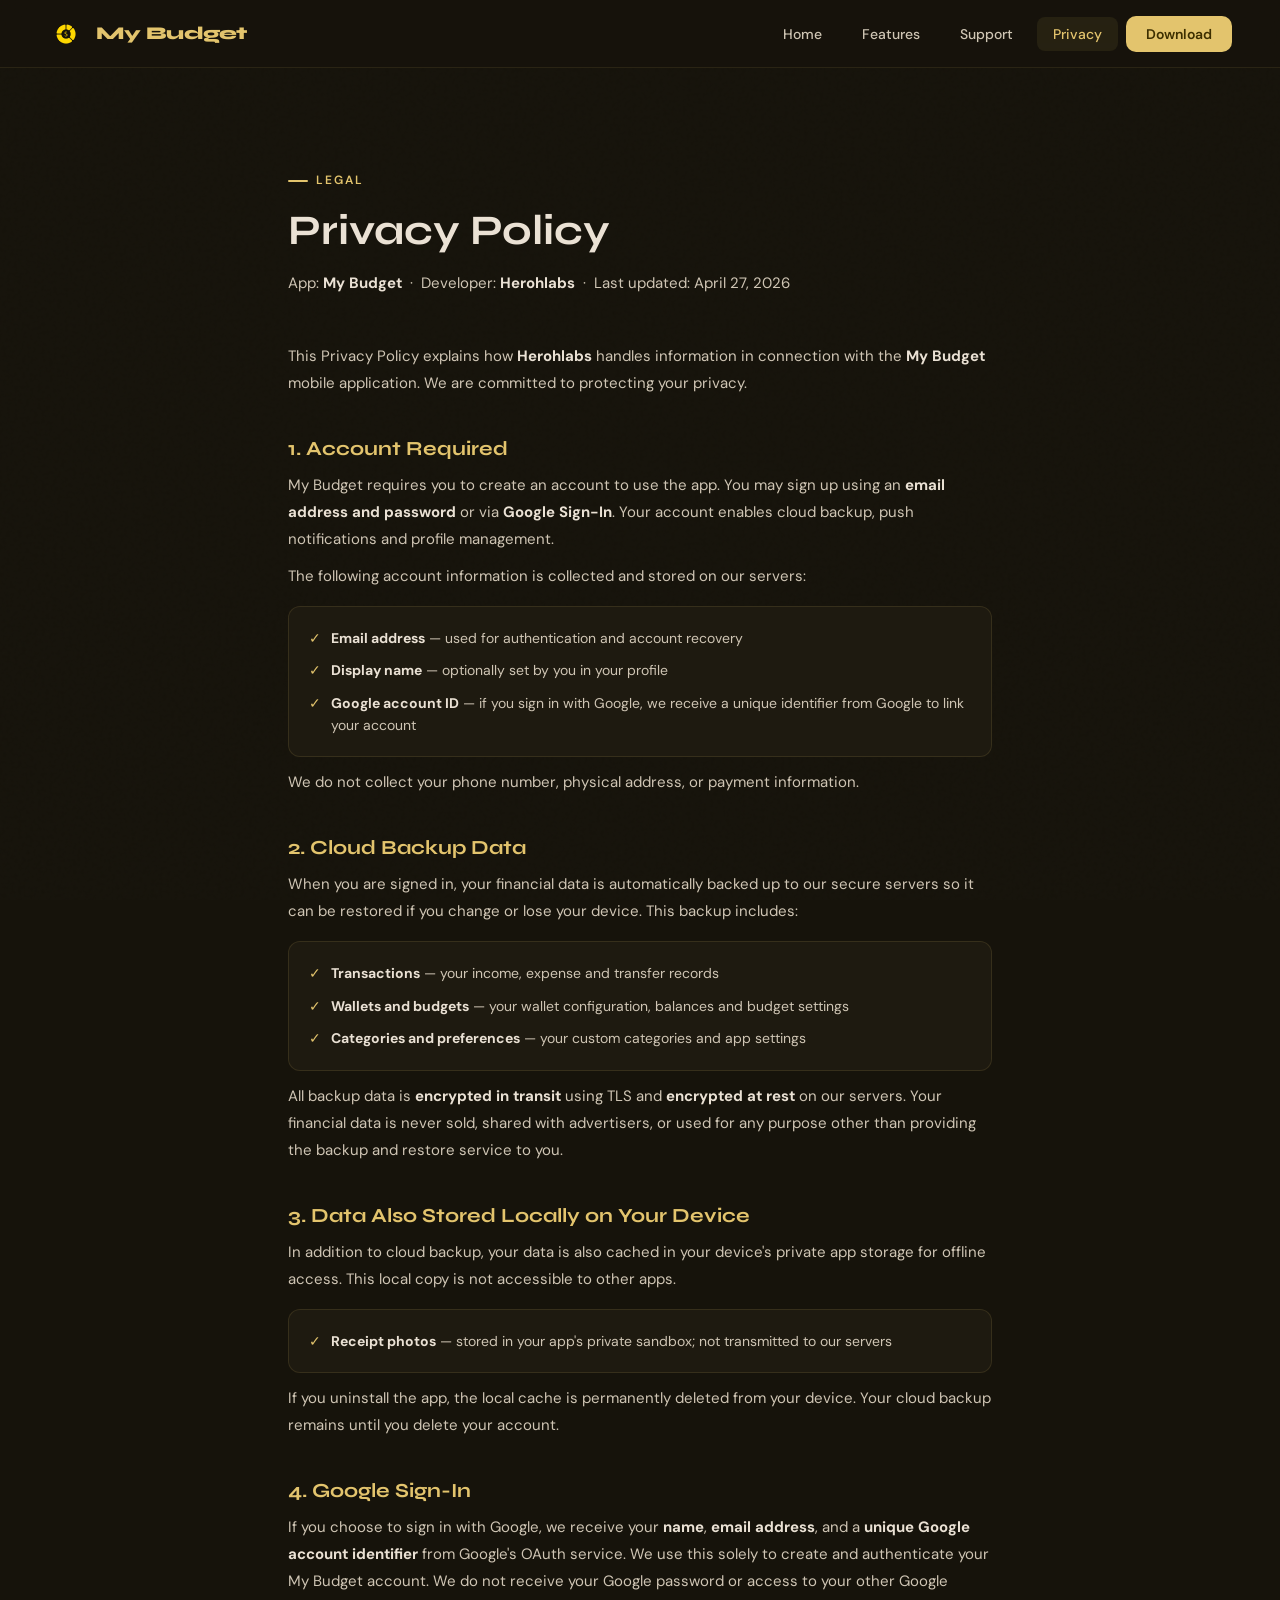
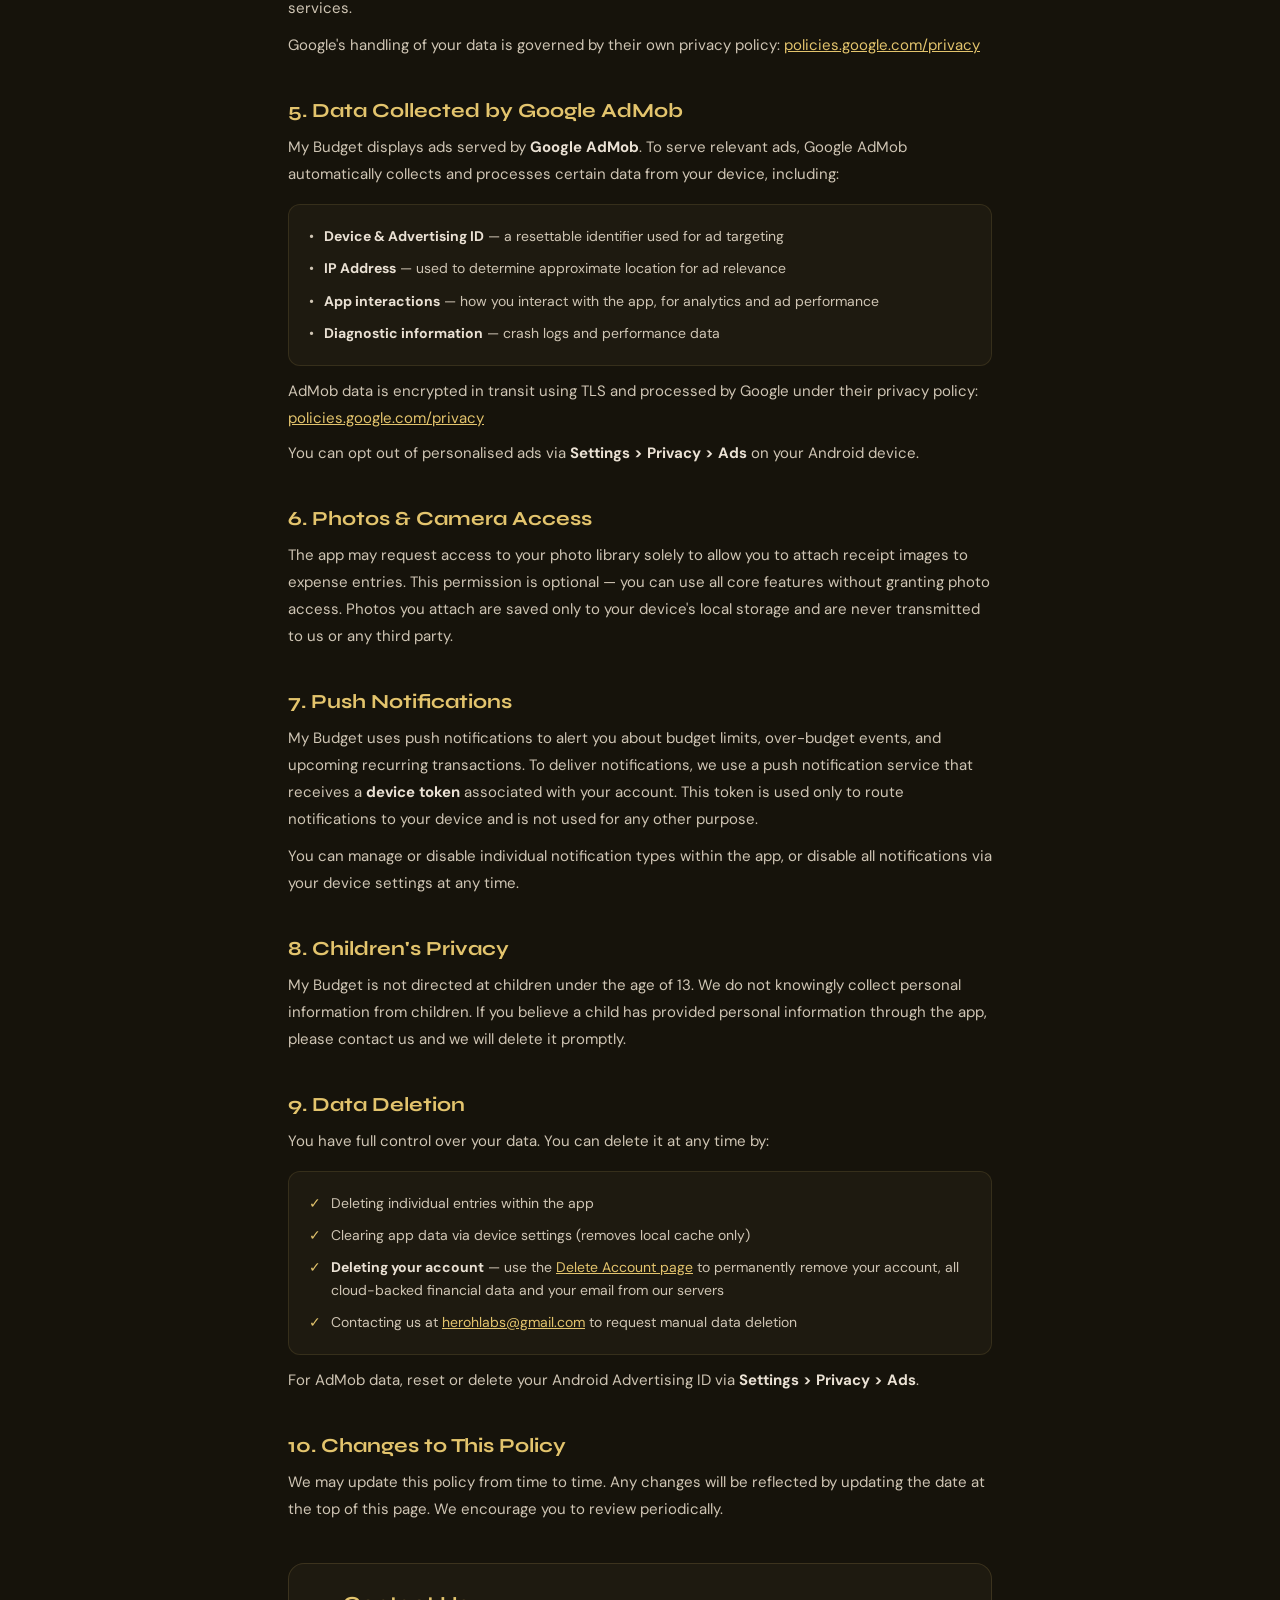
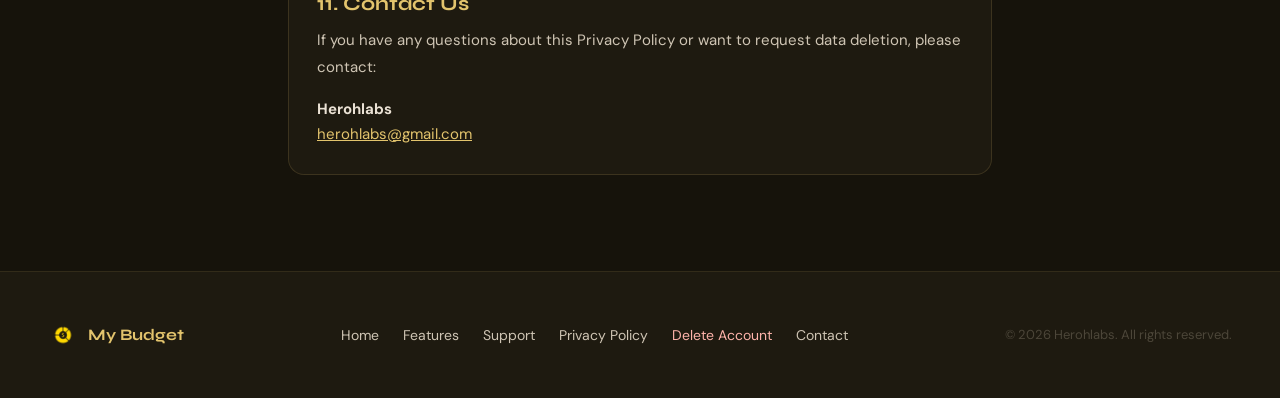
<file: privacy.html>
<!DOCTYPE html>
<html lang="en">
<head>
  <meta charset="UTF-8"/>
  <meta name="viewport" content="width=device-width, initial-scale=1.0"/>
  <title>Privacy Policy — My Budget</title>
  <link rel="stylesheet" href="shared.css"/>
</head>
<body>
<nav id="navbar">
  <a href="index.html" class="nav-logo">
    <img src="logo.png" alt="My Budget Logo">
    <span>My Budget</span>
  </a>
  <ul class="nav-links">
    <li><a href="index.html" id="nav-home">Home</a></li>
    <li><a href="features.html" id="nav-features">Features</a></li>
    <li><a href="support.html" id="nav-support">Support</a></li>
    <li><a href="privacy.html" id="nav-privacy">Privacy</a></li>
    <li><a href="#download" class="nav-cta">Download</a></li>
  </ul>
    <button class="nav-hamburger" id="hamburger" aria-label="Open menu" onclick="toggleDrawer()">
        <span></span><span></span><span></span>
    </button>
</nav>
<div class="nav-drawer" id="nav-drawer">
  <a href="index.html" class="">Home</a>
  <a href="features.html" class="">Features</a>
  <a href="support.html" class="">Support</a>
  <a href="privacy.html" class="active">Privacy</a>
  <a href="delete-account.html" class=" drawer-delete">Delete Account</a>
  <a href="#download" class="drawer-cta">Download</a>
</div>

<script>
  function toggleDrawer() {
    const drawer = document.getElementById('nav-drawer');
    const burger = document.getElementById('hamburger');
    const isOpen = drawer.classList.contains('open');
    drawer.classList.toggle('open', !isOpen);
    burger.classList.toggle('open', !isOpen);
    document.body.style.overflow = isOpen ? '' : 'hidden';
  }
  // Close drawer on outside tap
  document.addEventListener('click', function(e) {
    const drawer = document.getElementById('nav-drawer');
    const burger = document.getElementById('hamburger');
    if (!drawer.contains(e.target) && !burger.contains(e.target) && drawer.classList.contains('open')) {
      drawer.classList.remove('open');
      burger.classList.remove('open');
      document.body.style.overflow = '';
    }
  });
  // Close on nav link click
  document.querySelectorAll('.nav-drawer a').forEach(a => {
    a.addEventListener('click', () => {
      document.getElementById('nav-drawer').classList.remove('open');
      document.getElementById('hamburger').classList.remove('open');
      document.body.style.overflow = '';
    });
  });
</script>

<div style="padding-top:68px;">
  <section class="section" style="max-width:800px;">
    <div class="section-label">Legal</div>
    <h1 class="section-title">Privacy Policy</h1>
    <p style="color:var(--on-surface-variant);font-size:15px;margin-bottom:48px;">App: <strong style="color:var(--on-bg);">My Budget</strong> &nbsp;&middot;&nbsp; Developer: <strong style="color:var(--on-bg);">Herohlabs</strong> &nbsp;&middot;&nbsp; Last updated: April 27, 2026</p>

    <div style="display:flex;flex-direction:column;gap:40px;">

      <div>
        <p style="color:var(--on-surface-variant);line-height:1.8;font-size:15px;">This Privacy Policy explains how <strong style="color:var(--on-bg);">Herohlabs</strong> handles information in connection with the <strong style="color:var(--on-bg);">My Budget</strong> mobile application. We are committed to protecting your privacy.</p>
      </div>

      <!-- 1. Account Required -->
      <div>
        <h2 style="font-size:20px;color:var(--primary);margin-bottom:12px;font-family:'Syne',sans-serif;">1. Account Required</h2>
        <p style="color:var(--on-surface-variant);line-height:1.8;font-size:15px;">My Budget requires you to create an account to use the app. You may sign up using an <strong style="color:var(--on-bg);">email address and password</strong> or via <strong style="color:var(--on-bg);">Google Sign-In</strong>. Your account enables cloud backup, push notifications and profile management.</p>
        <p style="color:var(--on-surface-variant);line-height:1.8;font-size:15px;margin-top:10px;">The following account information is collected and stored on our servers:</p>
        <div style="background:var(--surface);border:1px solid rgba(227,196,109,0.12);border-radius:12px;padding:20px;margin-top:16px;display:flex;flex-direction:column;gap:10px;">
          <div style="display:flex;gap:10px;align-items:flex-start;font-size:14px;color:var(--on-surface-variant);"><span style="color:var(--primary);">&#10003;</span><span><strong style="color:var(--on-bg);">Email address</strong> — used for authentication and account recovery</span></div>
          <div style="display:flex;gap:10px;align-items:flex-start;font-size:14px;color:var(--on-surface-variant);"><span style="color:var(--primary);">&#10003;</span><span><strong style="color:var(--on-bg);">Display name</strong> — optionally set by you in your profile</span></div>
          <div style="display:flex;gap:10px;align-items:flex-start;font-size:14px;color:var(--on-surface-variant);"><span style="color:var(--primary);">&#10003;</span><span><strong style="color:var(--on-bg);">Google account ID</strong> — if you sign in with Google, we receive a unique identifier from Google to link your account</span></div>
        </div>
        <p style="color:var(--on-surface-variant);line-height:1.8;font-size:15px;margin-top:12px;">We do not collect your phone number, physical address, or payment information.</p>
      </div>

      <!-- 2. Cloud Backup -->
      <div>
        <h2 style="font-size:20px;color:var(--primary);margin-bottom:12px;font-family:'Syne',sans-serif;">2. Cloud Backup Data</h2>
        <p style="color:var(--on-surface-variant);line-height:1.8;font-size:15px;">When you are signed in, your financial data is automatically backed up to our secure servers so it can be restored if you change or lose your device. This backup includes:</p>
        <div style="background:var(--surface);border:1px solid rgba(227,196,109,0.12);border-radius:12px;padding:20px;margin-top:16px;display:flex;flex-direction:column;gap:10px;">
          <div style="display:flex;gap:10px;align-items:flex-start;font-size:14px;color:var(--on-surface-variant);"><span style="color:var(--primary);">&#10003;</span><span><strong style="color:var(--on-bg);">Transactions</strong> — your income, expense and transfer records</span></div>
          <div style="display:flex;gap:10px;align-items:flex-start;font-size:14px;color:var(--on-surface-variant);"><span style="color:var(--primary);">&#10003;</span><span><strong style="color:var(--on-bg);">Wallets and budgets</strong> — your wallet configuration, balances and budget settings</span></div>
          <div style="display:flex;gap:10px;align-items:flex-start;font-size:14px;color:var(--on-surface-variant);"><span style="color:var(--primary);">&#10003;</span><span><strong style="color:var(--on-bg);">Categories and preferences</strong> — your custom categories and app settings</span></div>
        </div>
        <p style="color:var(--on-surface-variant);line-height:1.8;font-size:15px;margin-top:12px;">All backup data is <strong style="color:var(--on-bg);">encrypted in transit</strong> using TLS and <strong style="color:var(--on-bg);">encrypted at rest</strong> on our servers. Your financial data is never sold, shared with advertisers, or used for any purpose other than providing the backup and restore service to you.</p>
      </div>

      <!-- 3. Local Data -->
      <div>
        <h2 style="font-size:20px;color:var(--primary);margin-bottom:12px;font-family:'Syne',sans-serif;">3. Data Also Stored Locally on Your Device</h2>
        <p style="color:var(--on-surface-variant);line-height:1.8;font-size:15px;">In addition to cloud backup, your data is also cached in your device's private app storage for offline access. This local copy is not accessible to other apps.</p>
        <div style="background:var(--surface);border:1px solid rgba(227,196,109,0.12);border-radius:12px;padding:20px;margin-top:16px;display:flex;flex-direction:column;gap:10px;">
          <div style="display:flex;gap:10px;align-items:flex-start;font-size:14px;color:var(--on-surface-variant);"><span style="color:var(--primary);">&#10003;</span><span><strong style="color:var(--on-bg);">Receipt photos</strong> — stored in your app's private sandbox; not transmitted to our servers</span></div>
        </div>
        <p style="color:var(--on-surface-variant);line-height:1.8;font-size:15px;margin-top:12px;">If you uninstall the app, the local cache is permanently deleted from your device. Your cloud backup remains until you delete your account.</p>
      </div>

      <!-- 4. Google Sign-In -->
      <div>
        <h2 style="font-size:20px;color:var(--primary);margin-bottom:12px;font-family:'Syne',sans-serif;">4. Google Sign-In</h2>
        <p style="color:var(--on-surface-variant);line-height:1.8;font-size:15px;">If you choose to sign in with Google, we receive your <strong style="color:var(--on-bg);">name</strong>, <strong style="color:var(--on-bg);">email address</strong>, and a <strong style="color:var(--on-bg);">unique Google account identifier</strong> from Google's OAuth service. We use this solely to create and authenticate your My Budget account. We do not receive your Google password or access to your other Google services.</p>
        <p style="color:var(--on-surface-variant);line-height:1.8;font-size:15px;margin-top:10px;">Google's handling of your data is governed by their own privacy policy: <a href="https://policies.google.com/privacy" style="color:var(--primary);">policies.google.com/privacy</a></p>
      </div>

      <!-- 5. AdMob -->
      <div>
        <h2 style="font-size:20px;color:var(--primary);margin-bottom:12px;font-family:'Syne',sans-serif;">5. Data Collected by Google AdMob</h2>
        <p style="color:var(--on-surface-variant);line-height:1.8;font-size:15px;">My Budget displays ads served by <strong style="color:var(--on-bg);">Google AdMob</strong>. To serve relevant ads, Google AdMob automatically collects and processes certain data from your device, including:</p>
        <div style="background:var(--surface);border:1px solid rgba(227,196,109,0.12);border-radius:12px;padding:20px;margin-top:16px;display:flex;flex-direction:column;gap:10px;">
          <div style="display:flex;gap:10px;align-items:flex-start;font-size:14px;color:var(--on-surface-variant);"><span style="color:var(--on-surface-variant);">&#8226;</span><span><strong style="color:var(--on-bg);">Device &amp; Advertising ID</strong> — a resettable identifier used for ad targeting</span></div>
          <div style="display:flex;gap:10px;align-items:flex-start;font-size:14px;color:var(--on-surface-variant);"><span style="color:var(--on-surface-variant);">&#8226;</span><span><strong style="color:var(--on-bg);">IP Address</strong> — used to determine approximate location for ad relevance</span></div>
          <div style="display:flex;gap:10px;align-items:flex-start;font-size:14px;color:var(--on-surface-variant);"><span style="color:var(--on-surface-variant);">&#8226;</span><span><strong style="color:var(--on-bg);">App interactions</strong> — how you interact with the app, for analytics and ad performance</span></div>
          <div style="display:flex;gap:10px;align-items:flex-start;font-size:14px;color:var(--on-surface-variant);"><span style="color:var(--on-surface-variant);">&#8226;</span><span><strong style="color:var(--on-bg);">Diagnostic information</strong> — crash logs and performance data</span></div>
        </div>
        <p style="color:var(--on-surface-variant);line-height:1.8;font-size:15px;margin-top:12px;">AdMob data is encrypted in transit using TLS and processed by Google under their privacy policy: <a href="https://policies.google.com/privacy" style="color:var(--primary);">policies.google.com/privacy</a></p>
        <p style="color:var(--on-surface-variant);line-height:1.8;font-size:15px;margin-top:8px;">You can opt out of personalised ads via <strong style="color:var(--on-bg);">Settings &gt; Privacy &gt; Ads</strong> on your Android device.</p>
      </div>

      <!-- 6. Photos -->
      <div>
        <h2 style="font-size:20px;color:var(--primary);margin-bottom:12px;font-family:'Syne',sans-serif;">6. Photos &amp; Camera Access</h2>
        <p style="color:var(--on-surface-variant);line-height:1.8;font-size:15px;">The app may request access to your photo library solely to allow you to attach receipt images to expense entries. This permission is optional — you can use all core features without granting photo access. Photos you attach are saved only to your device's local storage and are never transmitted to us or any third party.</p>
      </div>

      <!-- 7. Notifications -->
      <div>
        <h2 style="font-size:20px;color:var(--primary);margin-bottom:12px;font-family:'Syne',sans-serif;">7. Push Notifications</h2>
        <p style="color:var(--on-surface-variant);line-height:1.8;font-size:15px;">My Budget uses push notifications to alert you about budget limits, over-budget events, and upcoming recurring transactions. To deliver notifications, we use a push notification service that receives a <strong style="color:var(--on-bg);">device token</strong> associated with your account. This token is used only to route notifications to your device and is not used for any other purpose.</p>
        <p style="color:var(--on-surface-variant);line-height:1.8;font-size:15px;margin-top:10px;">You can manage or disable individual notification types within the app, or disable all notifications via your device settings at any time.</p>
      </div>

      <!-- 8. Children -->
      <div>
        <h2 style="font-size:20px;color:var(--primary);margin-bottom:12px;font-family:'Syne',sans-serif;">8. Children's Privacy</h2>
        <p style="color:var(--on-surface-variant);line-height:1.8;font-size:15px;">My Budget is not directed at children under the age of 13. We do not knowingly collect personal information from children. If you believe a child has provided personal information through the app, please contact us and we will delete it promptly.</p>
      </div>

      <!-- 9. Data Deletion -->
      <div>
        <h2 style="font-size:20px;color:var(--primary);margin-bottom:12px;font-family:'Syne',sans-serif;">9. Data Deletion</h2>
        <p style="color:var(--on-surface-variant);line-height:1.8;font-size:15px;">You have full control over your data. You can delete it at any time by:</p>
        <div style="background:var(--surface);border:1px solid rgba(227,196,109,0.12);border-radius:12px;padding:20px;margin-top:16px;display:flex;flex-direction:column;gap:10px;">
          <div style="display:flex;gap:10px;font-size:14px;color:var(--on-surface-variant);"><span style="color:var(--primary);">&#10003;</span><span>Deleting individual entries within the app</span></div>
          <div style="display:flex;gap:10px;font-size:14px;color:var(--on-surface-variant);"><span style="color:var(--primary);">&#10003;</span><span>Clearing app data via device settings (removes local cache only)</span></div>
          <div style="display:flex;gap:10px;font-size:14px;color:var(--on-surface-variant);"><span style="color:var(--primary);">&#10003;</span><span><strong style="color:var(--on-bg);">Deleting your account</strong> — use the <a href="delete-account.html" style="color:var(--primary);">Delete Account page</a> to permanently remove your account, all cloud-backed financial data and your email from our servers</span></div>
          <div style="display:flex;gap:10px;font-size:14px;color:var(--on-surface-variant);"><span style="color:var(--primary);">&#10003;</span><span>Contacting us at <a href="mailto:herohlabs@gmail.com" style="color:var(--primary);">herohlabs@gmail.com</a> to request manual data deletion</span></div>
        </div>
        <p style="color:var(--on-surface-variant);line-height:1.8;font-size:15px;margin-top:12px;">For AdMob data, reset or delete your Android Advertising ID via <strong style="color:var(--on-bg);">Settings &gt; Privacy &gt; Ads</strong>.</p>
      </div>

      <!-- 10. Changes -->
      <div>
        <h2 style="font-size:20px;color:var(--primary);margin-bottom:12px;font-family:'Syne',sans-serif;">10. Changes to This Policy</h2>
        <p style="color:var(--on-surface-variant);line-height:1.8;font-size:15px;">We may update this policy from time to time. Any changes will be reflected by updating the date at the top of this page. We encourage you to review periodically.</p>
      </div>

      <!-- 11. Contact -->
      <div style="background:var(--surface);border:1px solid rgba(227,196,109,0.15);border-radius:16px;padding:28px;">
        <h2 style="font-size:20px;color:var(--primary);margin-bottom:12px;font-family:'Syne',sans-serif;">11. Contact Us</h2>
        <p style="color:var(--on-surface-variant);line-height:1.8;font-size:15px;margin-bottom:16px;">If you have any questions about this Privacy Policy or want to request data deletion, please contact:</p>
        <div style="font-size:15px;color:var(--on-bg);"><strong>Herohlabs</strong></div>
        <a href="mailto:herohlabs@gmail.com" style="color:var(--primary);font-size:15px;">herohlabs@gmail.com</a>
      </div>

    </div>
  </section>
</div>

<footer>
  <div class="footer-inner">
    <a href="index.html" class="footer-logo">
      <img src="logo.png" alt="My Budget"/>
      <span>My Budget</span>
    </a>
    <ul class="footer-links">
      <li><a href="index.html">Home</a></li>
      <li><a href="features.html">Features</a></li>
      <li><a href="support.html">Support</a></li>
      <li><a href="privacy.html">Privacy Policy</a></li>
      <li><a href="delete-account.html" style="color:var(--error);">Delete Account</a></li>
                <li><a href="mailto:herohlabs@gmail.com">Contact</a></li>
    </ul>
    <p class="footer-copy">&copy; 2026 Herohlabs. All rights reserved.</p>
  </div>
</footer>

<script>
  document.getElementById('nav-privacy').classList.add('active');
</script>
</body>
</html>
</file>
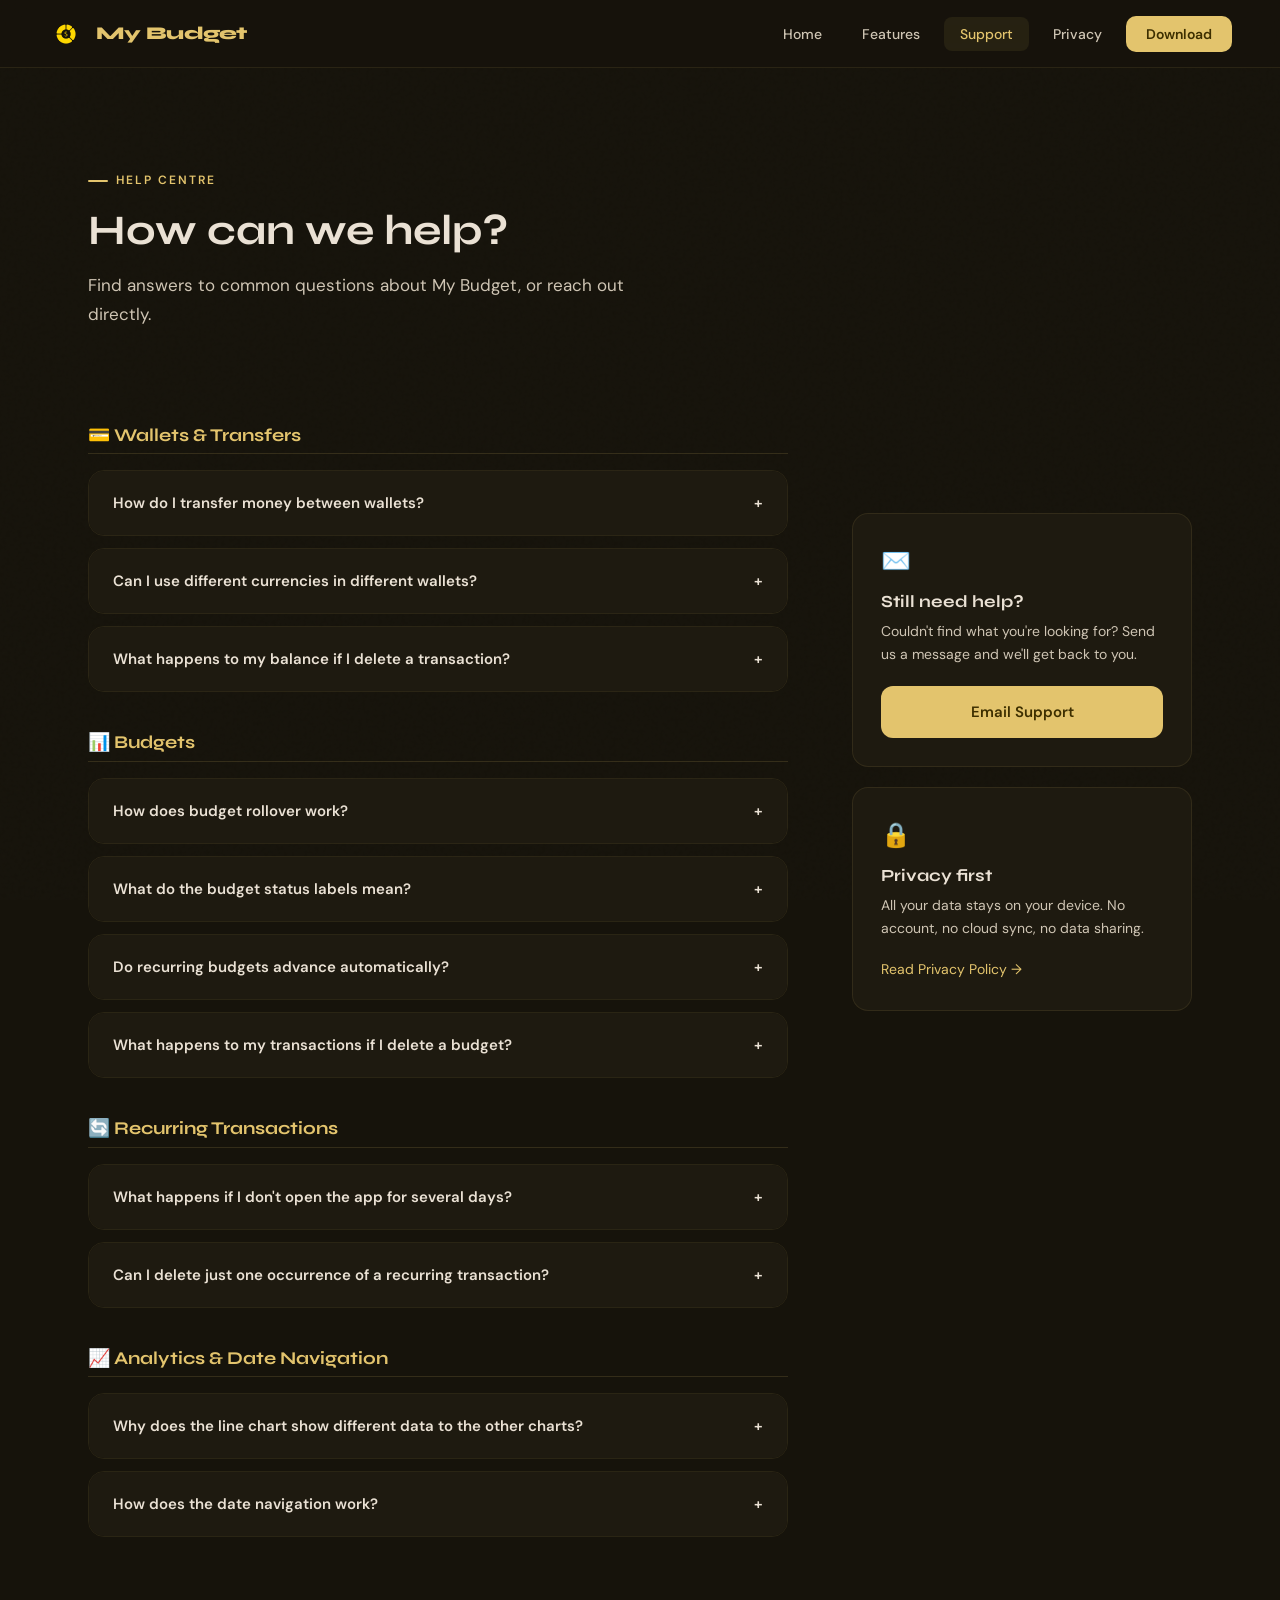
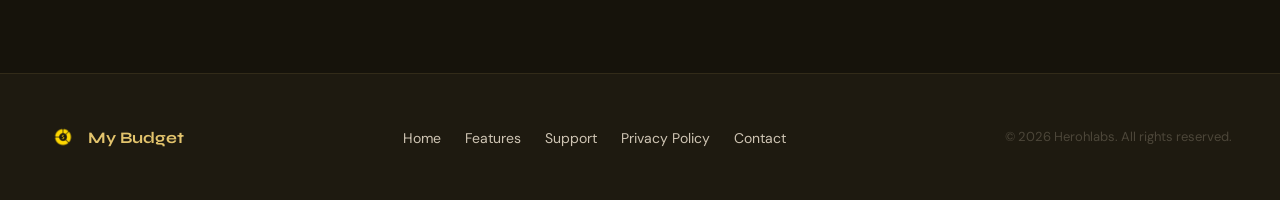
<file: support.html>
<!DOCTYPE html>
<html lang="en">
<head>
  <meta charset="UTF-8"/>
  <meta name="viewport" content="width=device-width, initial-scale=1.0"/>
  <title>Support — My Budget</title>
  <link rel="stylesheet" href="shared.css"/>
  <style>
    .faq-item { border:1px solid rgba(227,196,109,0.1); border-radius:16px; overflow:hidden; margin-bottom:12px; transition:border-color 0.2s; }
    .faq-item.open { border-color:rgba(227,196,109,0.3); }
    .faq-q { display:flex; justify-content:space-between; align-items:center; padding:20px 24px; cursor:pointer; background:var(--surface); transition:background 0.2s; }
    .faq-q:hover { background:var(--surface-2); }
    .faq-q span { font-weight:600; font-size:15px; color:var(--on-bg); }
    .faq-icon { color:var(--primary); font-size:20px; transition:transform 0.3s ease; flex-shrink:0; }
    .faq-item.open .faq-icon { transform:rotate(45deg); }
    .faq-a { max-height:0; overflow:hidden; transition:max-height 0.4s ease, padding 0.3s ease; background:var(--surface-2); padding:0 24px; }
    .faq-item.open .faq-a { max-height:400px; padding:20px 24px; }
    .faq-a p, .faq-a li { font-size:14px; color:var(--on-surface-variant); line-height:1.75; }
    .faq-a ul { padding-left:16px; margin-top:8px; }
    .faq-a li { margin-bottom:4px; }
  </style>
</head>
<body>
<nav id="navbar">
  <a href="index.html" class="nav-logo">
    <img src="logo.png" alt="My Budget Logo">
    <span>My Budget</span>
  </a>
  <ul class="nav-links">
    <li><a href="index.html" id="nav-home">Home</a></li>
    <li><a href="features.html" id="nav-features">Features</a></li>
    <li><a href="support.html" id="nav-support">Support</a></li>
    <li><a href="privacy.html" id="nav-privacy">Privacy</a></li>
    <li><a href="#download" class="nav-cta">Download</a></li>
  </ul>
    <button class="nav-hamburger" id="hamburger" aria-label="Open menu" onclick="toggleDrawer()">
        <span></span><span></span><span></span>
    </button>
</nav>
<div class="nav-drawer" id="nav-drawer">
  <a href="index.html">Home</a>
  <a href="features.html">Features</a>
  <a href="support.html" class="active">Support</a>
  <a href="privacy.html">Privacy</a>
  <a href="delete-account.html" class="drawer-delete">Delete Account</a>
  <a href="#download" class="drawer-cta">Download</a>
</div>

<script>
  function toggleDrawer() {
    const drawer = document.getElementById('nav-drawer');
    const burger = document.getElementById('hamburger');
    const isOpen = drawer.classList.contains('open');
    drawer.classList.toggle('open', !isOpen);
    burger.classList.toggle('open', !isOpen);
    document.body.style.overflow = isOpen ? '' : 'hidden';
  }
  document.addEventListener('click', function(e) {
    const drawer = document.getElementById('nav-drawer');
    const burger = document.getElementById('hamburger');
    if (!drawer.contains(e.target) && !burger.contains(e.target) && drawer.classList.contains('open')) {
      drawer.classList.remove('open');
      burger.classList.remove('open');
      document.body.style.overflow = '';
    }
  });
  document.querySelectorAll('.nav-drawer a').forEach(a => {
    a.addEventListener('click', () => {
      document.getElementById('nav-drawer').classList.remove('open');
      document.getElementById('hamburger').classList.remove('open');
      document.body.style.overflow = '';
    });
  });
</script>


<div style="padding-top:68px;">
  <section class="section" style="padding-bottom:48px;">
    <div class="section-label">Help centre</div>
    <h1 class="section-title">How can we help?</h1>
    <p class="section-sub">Find answers to common questions about My Budget, or reach out directly.</p>
  </section>

  <section class="section" style="padding-top:0;display:grid;grid-template-columns:1fr 340px;gap:64px;align-items:start;" id="faq-section">
    <div>
      <!-- WALLETS FAQ -->
      <div style="margin-bottom:40px;">
        <h2 style="font-size:18px;font-family:'Syne',sans-serif;color:var(--primary);margin-bottom:16px;padding-bottom:8px;border-bottom:1px solid rgba(227,196,109,0.15);">&#128179; Wallets &amp; Transfers</h2>

        <div class="faq-item">
          <div class="faq-q" onclick="toggle(this)">
            <span>How do I transfer money between wallets?</span>
            <span class="faq-icon">+</span>
          </div>
          <div class="faq-a">
            <p>Tap the quick-add FAB on the Home screen and select <strong>Transfer</strong> as the transaction type. Choose the source wallet, destination wallet, and amount. Both wallet balances update instantly — the source decreases and the destination increases.</p>
          </div>
        </div>

        <div class="faq-item">
          <div class="faq-q" onclick="toggle(this)">
            <span>Can I use different currencies in different wallets?</span>
            <span class="faq-icon">+</span>
          </div>
          <div class="faq-a">
            <p>Yes. Each wallet has its own currency setting. When you create or edit a wallet, select the currency and it will be used for all balance displays and transaction amounts within that wallet.</p>
          </div>
        </div>

        <div class="faq-item">
          <div class="faq-q" onclick="toggle(this)">
            <span>What happens to my balance if I delete a transaction?</span>
            <span class="faq-icon">+</span>
          </div>
          <div class="faq-a">
            <p>The wallet balance is reversed automatically. If you delete an expense, the amount is added back to the wallet. If you delete an income, it is subtracted. For transfers, both wallets are corrected. This keeps your balances always accurate.</p>
          </div>
        </div>
      </div>

      <!-- BUDGETS FAQ -->
      <div style="margin-bottom:40px;">
        <h2 style="font-size:18px;font-family:'Syne',sans-serif;color:var(--primary);margin-bottom:16px;padding-bottom:8px;border-bottom:1px solid rgba(227,196,109,0.15);">&#128202; Budgets</h2>

        <div class="faq-item">
          <div class="faq-q" onclick="toggle(this)">
            <span>How does budget rollover work?</span>
            <span class="faq-icon">+</span>
          </div>
          <div class="faq-a">
            <p>When a recurring budget period ends, any <strong>unspent amount</strong> is carried forward and added to the next period's limit. For example, if your monthly food budget is 200,000 and you only spent 140,000, the next month's limit becomes 260,000.</p>
            <p style="margin-top:8px;">By default the rollover is <strong>capped at the original limit</strong> to prevent the budget from snowballing over many periods. You can change this cap in the budget settings to any amount you prefer.</p>
            <p style="margin-top:8px;">Budget cards that have a rollover amount show a <span style="background:rgba(173,207,174,0.1);color:var(--tertiary);padding:2px 8px;border-radius:6px;font-size:12px;">&#8617; carried from last period</span> note so you always know why the limit changed.</p>
          </div>
        </div>

        <div class="faq-item">
          <div class="faq-q" onclick="toggle(this)">
            <span>What do the budget status labels mean?</span>
            <span class="faq-icon">+</span>
          </div>
          <div class="faq-a">
            <ul>
              <li><strong style="color:var(--tertiary);">Active</strong> — spending is within the safe zone (below alert threshold)</li>
              <li><strong style="color:var(--primary);">Near Limit</strong> — you have crossed the alert threshold (default 80%)</li>
              <li><strong style="color:var(--error);">Over Budget</strong> — spending has exceeded the budget limit</li>
              <li><strong style="color:var(--on-surface-variant);">Underfunded</strong> — the wallet balance is too low to support this budget</li>
              <li><strong style="color:var(--on-surface-variant);">Completed</strong> — the budget period has ended with no further transactions</li>
            </ul>
          </div>
        </div>

        <div class="faq-item">
          <div class="faq-q" onclick="toggle(this)">
            <span>Do recurring budgets advance automatically?</span>
            <span class="faq-icon">+</span>
          </div>
          <div class="faq-a">
            <p>Yes. Each time you open the app, My Budget checks all recurring budgets. If a period has ended, the budget automatically advances to the new period — applying rollover if enabled and archiving the old period in history. You never need to manually reset a budget.</p>
          </div>
        </div>

        <div class="faq-item">
          <div class="faq-q" onclick="toggle(this)">
            <span>What happens to my transactions if I delete a budget?</span>
            <span class="faq-icon">+</span>
          </div>
          <div class="faq-a">
            <p>Your transactions are <strong>kept</strong>. Deleting a budget only removes the budget itself and clears the budget link from any associated transactions. No transaction data or wallet balances are affected.</p>
          </div>
        </div>
      </div>

      <!-- RECURRING TRANSACTIONS FAQ -->
      <div style="margin-bottom:40px;">
        <h2 style="font-size:18px;font-family:'Syne',sans-serif;color:var(--primary);margin-bottom:16px;padding-bottom:8px;border-bottom:1px solid rgba(227,196,109,0.15);">&#128260; Recurring Transactions</h2>

        <div class="faq-item">
          <div class="faq-q" onclick="toggle(this)">
            <span>What happens if I don't open the app for several days?</span>
            <span class="faq-icon">+</span>
          </div>
          <div class="faq-a">
            <p>No problem. When you next open the app, My Budget automatically creates <strong>all missed occurrences</strong> of recurring transactions, each with the correct historical date. For example, if you have a weekly subscription and you haven't opened the app in 3 weeks, 3 entries will be created with their correct dates — and your wallet balance will reflect all of them.</p>
          </div>
        </div>

        <div class="faq-item">
          <div class="faq-q" onclick="toggle(this)">
            <span>Can I delete just one occurrence of a recurring transaction?</span>
            <span class="faq-icon">+</span>
          </div>
          <div class="faq-a">
            <p>Yes. When you delete a recurring transaction you will be asked whether to delete <strong>just this occurrence</strong> or the <strong>entire series</strong>. Either way, the wallet balance is correctly reversed for whichever entries are removed.</p>
          </div>
        </div>
      </div>

      <!-- ANALYTICS FAQ -->
      <div style="margin-bottom:40px;">
        <h2 style="font-size:18px;font-family:'Syne',sans-serif;color:var(--primary);margin-bottom:16px;padding-bottom:8px;border-bottom:1px solid rgba(227,196,109,0.15);">&#128200; Analytics &amp; Date Navigation</h2>

        <div class="faq-item">
          <div class="faq-q" onclick="toggle(this)">
            <span>Why does the line chart show different data to the other charts?</span>
            <span class="faq-icon">+</span>
          </div>
          <div class="faq-a">
            <p>The line chart (income vs expenses over time) has its own independent timeline with a period toggle: Daily (last 14 days), Weekly (last 8 weeks), or Monthly (last 6 months). This is intentional — it gives you a rolling trend view that works independently from the date range picker you use for other sections.</p>
          </div>
        </div>

        <div class="faq-item">
          <div class="faq-q" onclick="toggle(this)">
            <span>How does the date navigation work?</span>
            <span class="faq-icon">+</span>
          </div>
          <div class="faq-a">
            <p>The date picker has four modes — Day, Week, Month and Custom. The chevron arrows shift by the correct calendar unit for each mode:</p>
            <ul>
              <li><strong>Month</strong> — snaps to exact calendar boundaries (e.g. Mar 1–31)</li>
              <li><strong>Week</strong> — shifts exactly 7 days</li>
              <li><strong>Day</strong> — shifts one calendar day, showing "Today" or "Yesterday" labels</li>
              <li><strong>Custom</strong> — shifts by the same duration as your custom range</li>
            </ul>
          </div>
        </div>
      </div>
    </div>

    <!-- SIDEBAR -->
    <div style="position:sticky;top:88px;">
      <div class="card" style="margin-bottom:20px;">
        <div style="font-size:24px;margin-bottom:12px;">&#9993;&#65039;</div>
        <h3 style="font-size:17px;margin-bottom:8px;">Still need help?</h3>
        <p style="font-size:14px;color:var(--on-surface-variant);margin-bottom:20px;line-height:1.65;">Couldn't find what you're looking for? Send us a message and we'll get back to you.</p>
        <a href="mailto:herohlabs@gmail.com" class="btn btn-primary" style="width:100%;justify-content:center;">Email Support</a>
      </div>
      <div class="card">
        <div style="font-size:24px;margin-bottom:12px;">&#128274;</div>
        <h3 style="font-size:17px;margin-bottom:8px;">Privacy first</h3>
        <p style="font-size:14px;color:var(--on-surface-variant);margin-bottom:16px;line-height:1.65;">All your data stays on your device. No account, no cloud sync, no data sharing.</p>
        <a href="privacy.html" style="font-size:14px;color:var(--primary);text-decoration:none;">Read Privacy Policy &#8594;</a>
      </div>
    </div>
  </section>
</div>

<footer>
  <div class="footer-inner">
    <a href="index.html" class="footer-logo">
      <img src="logo.png" alt="My Budget"/>
      <span>My Budget</span>
    </a>
    <ul class="footer-links">
      <li><a href="index.html">Home</a></li>
      <li><a href="features.html">Features</a></li>
      <li><a href="support.html">Support</a></li>
      <li><a href="privacy.html">Privacy Policy</a></li>
      <li><a href="mailto:herohlabs@gmail.com">Contact</a></li>
    </ul>
    <p class="footer-copy">&copy; 2026 Herohlabs. All rights reserved.</p>
  </div>
</footer>

<script>
  function toggle(el) {
    const item = el.parentElement;
    const isOpen = item.classList.contains('open');
    document.querySelectorAll('.faq-item.open').forEach(i => i.classList.remove('open'));
    if (!isOpen) item.classList.add('open');
  }
  const observer = new IntersectionObserver((entries) => {
    entries.forEach(e => { if (e.isIntersecting) e.target.classList.add('visible'); });
  }, { threshold: 0.1 });
  document.querySelectorAll('.reveal').forEach(el => observer.observe(el));
  document.getElementById('nav-support').classList.add('active');
</script>
</body>
</html>
</file>
<file: shared.css>
@import url('https://fonts.googleapis.com/css2?family=Syne:wght@400;500;600;700;800&family=DM+Sans:ital,opsz,wght@0,9..40,300;0,9..40,400;0,9..40,500;1,9..40,300&display=swap');

:root {
  --primary: #E3C46D;
  --primary-dark: #584400;
  --primary-light: #FFE08B;
  --on-primary: #3D2F00;
  --secondary: #D5C5A1;
  --secondary-container: #50462A;
  --on-secondary: #F2E1BB;
  --tertiary: #ADCFAE;
  --tertiary-container: #304D34;
  --on-tertiary: #C8ECC9;
  --error: #FFB4AB;
  --bg: #16130B;
  --surface: #1E1A10;
  --surface-2: #252118;
  --surface-variant: #4C4639;
  --on-bg: #EAE1D4;
  --on-surface: #EAE1D4;
  --on-surface-variant: #CFC5B4;
  --income: #ADCFAE;
  --expense: #FFB4AB;
  --radius: 16px;
  --radius-sm: 8px;
  --radius-lg: 24px;
}

*, *::before, *::after { box-sizing: border-box; margin: 0; padding: 0; }

html {
  scroll-behavior: smooth;
  overflow-x: hidden;
}

body {
  font-family: 'DM Sans', sans-serif;
  background: var(--bg);
  color: var(--on-bg);
  line-height: 1.6;
  overflow-x: hidden;
  width: 100%;
  max-width: 100vw;
  position: relative;
}

/* ── NOISE TEXTURE OVERLAY ── */
body::before {
  content: '';
  position: fixed;
  inset: 0;
  background-image: url("data:image/svg+xml,%3Csvg viewBox='0 0 256 256' xmlns='http://www.w3.org/2000/svg'%3E%3Cfilter id='noise'%3E%3CfeTurbulence type='fractalNoise' baseFrequency='0.9' numOctaves='4' stitchTiles='stitch'/%3E%3C/filter%3E%3Crect width='100%25' height='100%25' filter='url(%23noise)' opacity='0.04'/%3E%3C/svg%3E");
  pointer-events: none;
  z-index: 0;
  opacity: 0.4;
}

/* ── TYPOGRAPHY ── */
h1, h2, h3, h4, h5 {
  font-family: 'Syne', sans-serif;
  font-weight: 700;
  line-height: 1.15;
}

/* ── NAV ── */
nav {
  position: fixed;
  top: 0; left: 0; right: 0;
  z-index: 100;
  padding: 0 48px;
  height: 68px;
  display: flex;
  align-items: center;
  justify-content: space-between;
  background: rgba(22, 19, 11, 0.82);
  backdrop-filter: blur(18px);
  -webkit-backdrop-filter: blur(18px);
  border-bottom: 1px solid rgba(227, 196, 109, 0.1);
  transition: all 0.3s ease;
}

.nav-logo {
  display: flex;
  align-items: center;
  gap: 12px;
  text-decoration: none;
}

.nav-logo img {
  width: 36px;
  height: 36px;
  border-radius: 10px;
}

.nav-logo span {
  font-family: 'Syne', sans-serif;
  font-weight: 800;
  font-size: 18px;
  color: var(--primary);
  letter-spacing: -0.5px;
}

.nav-links {
  display: flex;
  align-items: center;
  gap: 8px;
  list-style: none;
}

.nav-links a {
  color: var(--on-surface-variant);
  text-decoration: none;
  font-size: 14px;
  font-weight: 500;
  padding: 8px 16px;
  border-radius: 8px;
  transition: all 0.2s ease;
}

.nav-links a:hover, .nav-links a.active {
  color: var(--primary);
  background: rgba(227, 196, 109, 0.08);
}

.nav-cta {
  background: var(--primary) !important;
  color: var(--on-primary) !important;
  font-weight: 600 !important;
  padding: 9px 20px !important;
  border-radius: 10px !important;
}

.nav-cta:hover {
  background: var(--primary-light) !important;
  transform: translateY(-1px);
  box-shadow: 0 4px 20px rgba(227, 196, 109, 0.3);
}

/* ── BUTTONS ── */
.btn {
  display: inline-flex;
  align-items: center;
  gap: 8px;
  padding: 14px 28px;
  border-radius: 12px;
  font-family: 'DM Sans', sans-serif;
  font-weight: 600;
  font-size: 15px;
  text-decoration: none;
  cursor: pointer;
  border: none;
  transition: all 0.25s ease;
}

.btn-primary {
  background: var(--primary);
  color: var(--on-primary);
}

.btn-primary:hover {
  background: var(--primary-light);
  transform: translateY(-2px);
  box-shadow: 0 8px 32px rgba(227, 196, 109, 0.35);
}

.btn-outline {
  background: transparent;
  color: var(--primary);
  border: 1.5px solid rgba(227, 196, 109, 0.4);
}

.btn-outline:hover {
  background: rgba(227, 196, 109, 0.08);
  border-color: var(--primary);
  transform: translateY(-2px);
}

/* ── CARDS ── */
.card {
  background: var(--surface);
  border: 1px solid rgba(227, 196, 109, 0.1);
  border-radius: var(--radius);
  padding: 28px;
  transition: all 0.3s ease;
}

.card:hover {
  border-color: rgba(227, 196, 109, 0.25);
  transform: translateY(-4px);
  box-shadow: 0 16px 48px rgba(0,0,0,0.4);
}

/* ── SECTION ── */
.section {
  position: relative;
  z-index: 1;
  padding: 96px 48px;
  max-width: 1200px;
  margin: 0 auto;
}

.section-label {
  display: inline-flex;
  align-items: center;
  gap: 8px;
  font-size: 12px;
  font-weight: 600;
  letter-spacing: 2px;
  text-transform: uppercase;
  color: var(--primary);
  margin-bottom: 16px;
}

.section-label::before {
  content: '';
  width: 20px;
  height: 2px;
  background: var(--primary);
  border-radius: 2px;
}

.section-title {
  font-size: clamp(28px, 4vw, 42px);
  color: var(--on-bg);
  margin-bottom: 16px;
}

.section-sub {
  font-size: 17px;
  color: var(--on-surface-variant);
  max-width: 560px;
  line-height: 1.7;
  margin-bottom: 48px;
}

/* ── CHIP ── */
.chip {
  display: inline-flex;
  align-items: center;
  gap: 6px;
  padding: 5px 12px;
  border-radius: 100px;
  font-size: 12px;
  font-weight: 600;
  background: rgba(227, 196, 109, 0.12);
  color: var(--primary);
  border: 1px solid rgba(227, 196, 109, 0.2);
}

.chip-cloud {
  background: rgba(173, 207, 174, 0.1);
  color: var(--tertiary);
  border-color: rgba(173, 207, 174, 0.25);
}

/* ── NOTIFICATION DOT ── */
.notif-dot {
  display: inline-block;
  width: 8px;
  height: 8px;
  border-radius: 50%;
  background: var(--primary);
  box-shadow: 0 0 6px rgba(227, 196, 109, 0.6);
}

/* ── FOOTER ── */
footer {
  position: relative;
  z-index: 1;
  background: var(--surface);
  border-top: 1px solid rgba(227, 196, 109, 0.1);
  padding: 48px;
}

.footer-inner {
  max-width: 1200px;
  margin: 0 auto;
  display: flex;
  align-items: center;
  justify-content: space-between;
  flex-wrap: wrap;
  gap: 24px;
}

.footer-logo {
  display: flex;
  align-items: center;
  gap: 10px;
  text-decoration: none;
}

.footer-logo img { width: 30px; height: 30px; border-radius: 8px; }

.footer-logo span {
  font-family: 'Syne', sans-serif;
  font-weight: 700;
  font-size: 16px;
  color: var(--primary);
}

.footer-links {
  display: flex;
  gap: 24px;
  list-style: none;
  flex-wrap: wrap;
}

.footer-links a {
  color: var(--on-surface-variant);
  text-decoration: none;
  font-size: 14px;
  transition: color 0.2s;
}

.footer-links a:hover { color: var(--primary); }

.footer-copy {
  font-size: 13px;
  color: var(--surface-variant);
}

/* ── DIVIDER ── */
.divider {
  height: 1px;
  background: linear-gradient(90deg, transparent, rgba(227,196,109,0.15), transparent);
  margin: 0 48px;
}

/* ── GLOW ── */
.glow {
  position: absolute;
  border-radius: 50%;
  filter: blur(80px);
  pointer-events: none;
  z-index: 0;
}

/* ── SCROLL REVEAL ── */
.reveal {
  opacity: 0;
  transform: translateY(28px);
  transition: opacity 0.6s ease, transform 0.6s ease;
}

.reveal.visible {
  opacity: 1;
  transform: translateY(0);
}

/* ── HAMBURGER BUTTON ── */
.nav-hamburger {
  display: none;
  flex-direction: column;
  justify-content: center;
  align-items: center;
  gap: 5px;
  width: 40px;
  height: 40px;
  border-radius: 10px;
  border: 1px solid rgba(227, 196, 109, 0.15);
  background: rgba(227, 196, 109, 0.06);
  cursor: pointer;
  padding: 0;
  transition: background 0.2s ease;
  flex-shrink: 0;
}

.nav-hamburger:hover {
  background: rgba(227, 196, 109, 0.12);
}

.nav-hamburger span {
  display: block;
  width: 18px;
  height: 2px;
  background: var(--primary);
  border-radius: 2px;
  transition: transform 0.3s ease, opacity 0.3s ease;
  transform-origin: center;
}

/* Animated X when open */
.nav-hamburger.open span:nth-child(1) { transform: translateY(7px) rotate(45deg); }
.nav-hamburger.open span:nth-child(2) { opacity: 0; transform: scaleX(0); }
.nav-hamburger.open span:nth-child(3) { transform: translateY(-7px) rotate(-45deg); }

/* ── MOBILE DRAWER ── */
.nav-drawer {
  display: none;
  position: fixed;
  top: 68px;
  left: 0; right: 0;
  background: rgba(22, 19, 11, 0.97);
  backdrop-filter: blur(24px);
  -webkit-backdrop-filter: blur(24px);
  border-bottom: 1px solid rgba(227, 196, 109, 0.12);
  padding: 16px 20px 24px;
  z-index: 99;
  flex-direction: column;
  gap: 4px;
  transform: translateY(-8px);
  opacity: 0;
  transition: transform 0.25s ease, opacity 0.25s ease;
}

.nav-drawer.open {
  transform: translateY(0);
  opacity: 1;
}

.nav-drawer a {
  display: block;
  color: var(--on-surface-variant);
  text-decoration: none;
  font-size: 15px;
  font-weight: 500;
  padding: 12px 16px;
  border-radius: 10px;
  transition: all 0.2s ease;
}

.nav-drawer a:hover,
.nav-drawer a.active {
  color: var(--primary);
  background: rgba(227, 196, 109, 0.08);
}

.nav-drawer .drawer-cta {
  margin-top: 8px;
  background: var(--primary);
  color: var(--on-primary) !important;
  font-weight: 700 !important;
  text-align: center;
  border-radius: 12px !important;
}

.nav-drawer .drawer-cta:hover {
  background: var(--primary-light) !important;
}

.nav-drawer .drawer-delete {
  color: var(--error) !important;
  margin-top: 4px;
}

/* ── MOBILE ── */
@media (max-width: 768px) {
  nav { padding: 0 20px; }
  .section { padding: 64px 20px; }
  .footer-inner { flex-direction: column; align-items: flex-start; }
  .nav-links { display: none; }
  .nav-hamburger { display: flex; }
  .nav-drawer { display: flex; }
}
/* ── MOBILE HORIZONTAL SCROLL FIX ── */
/* Sections clip their own absolute-positioned glows */
section { overflow: hidden; }

/* Tighten divider margin on small screens */
@media (max-width: 768px) {
  .divider { margin: 0 20px; }
  .glow { max-width: 100vw; }
}
</file>
